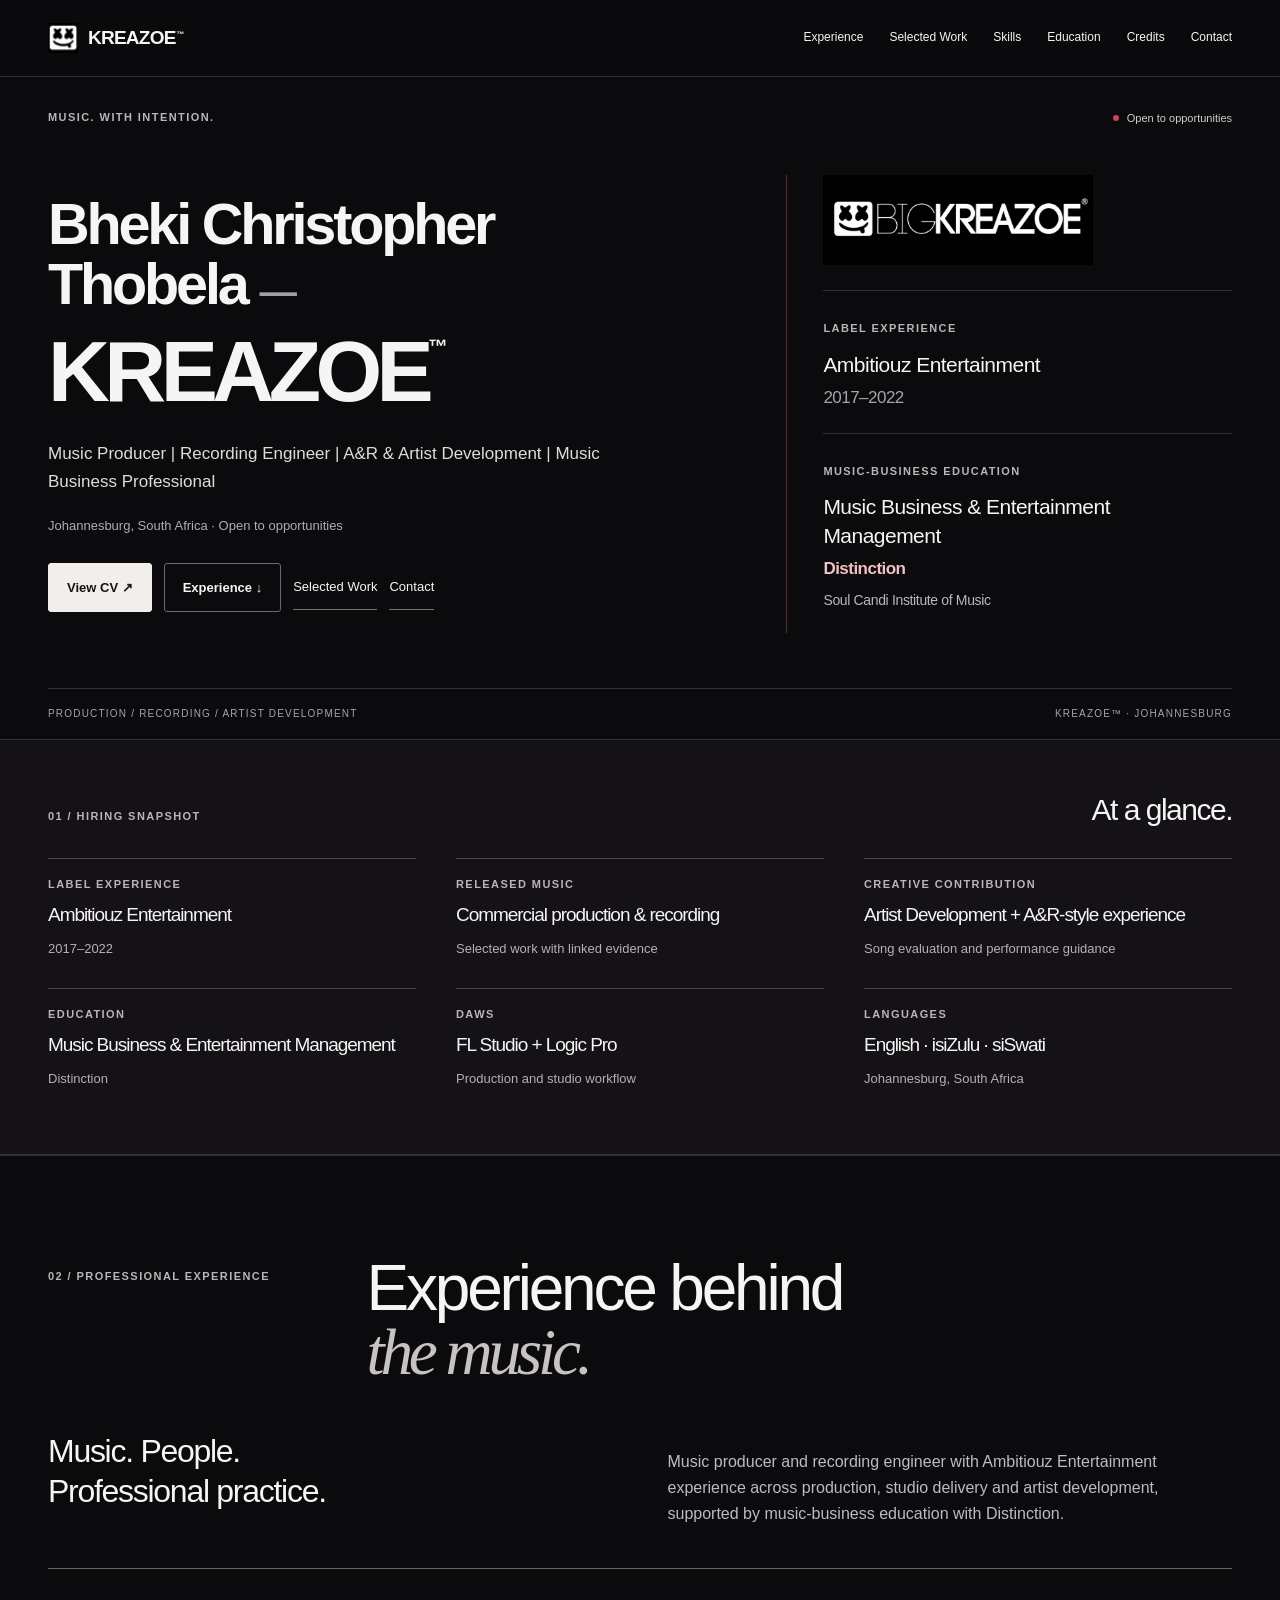
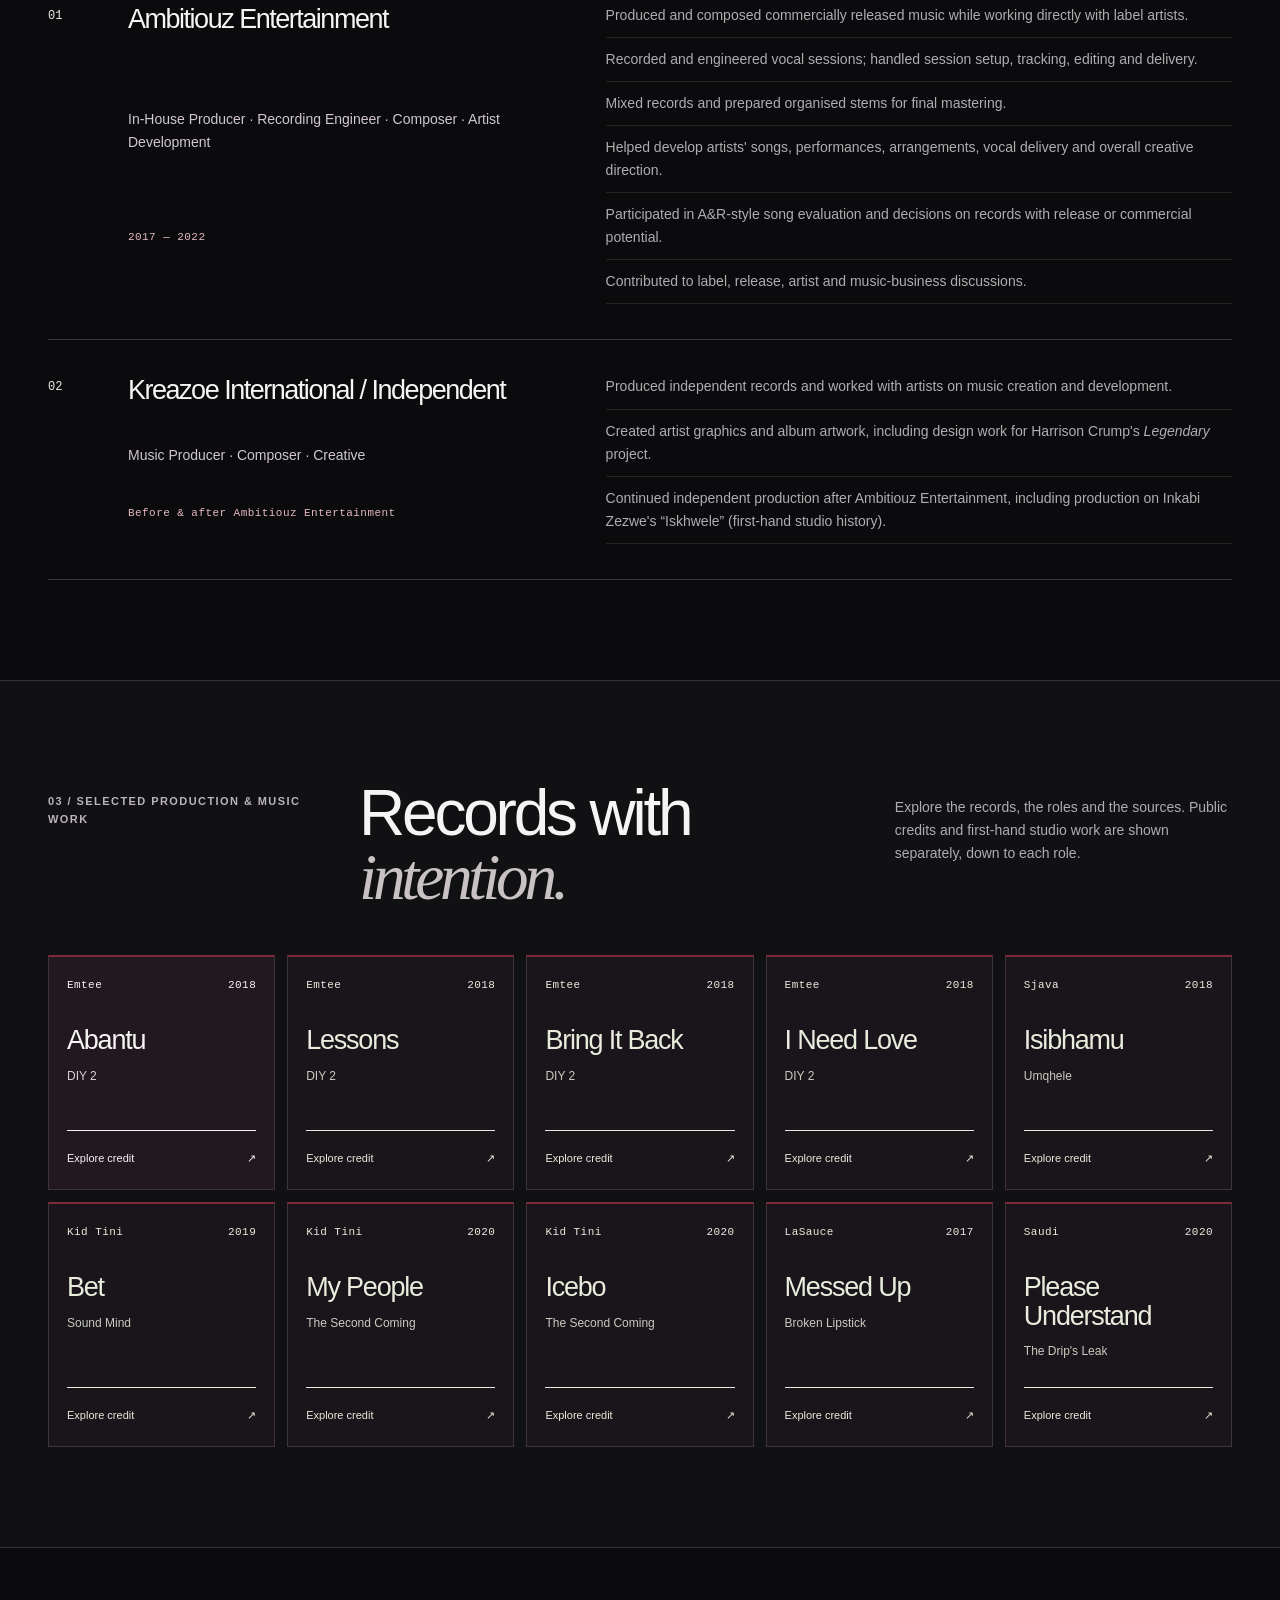
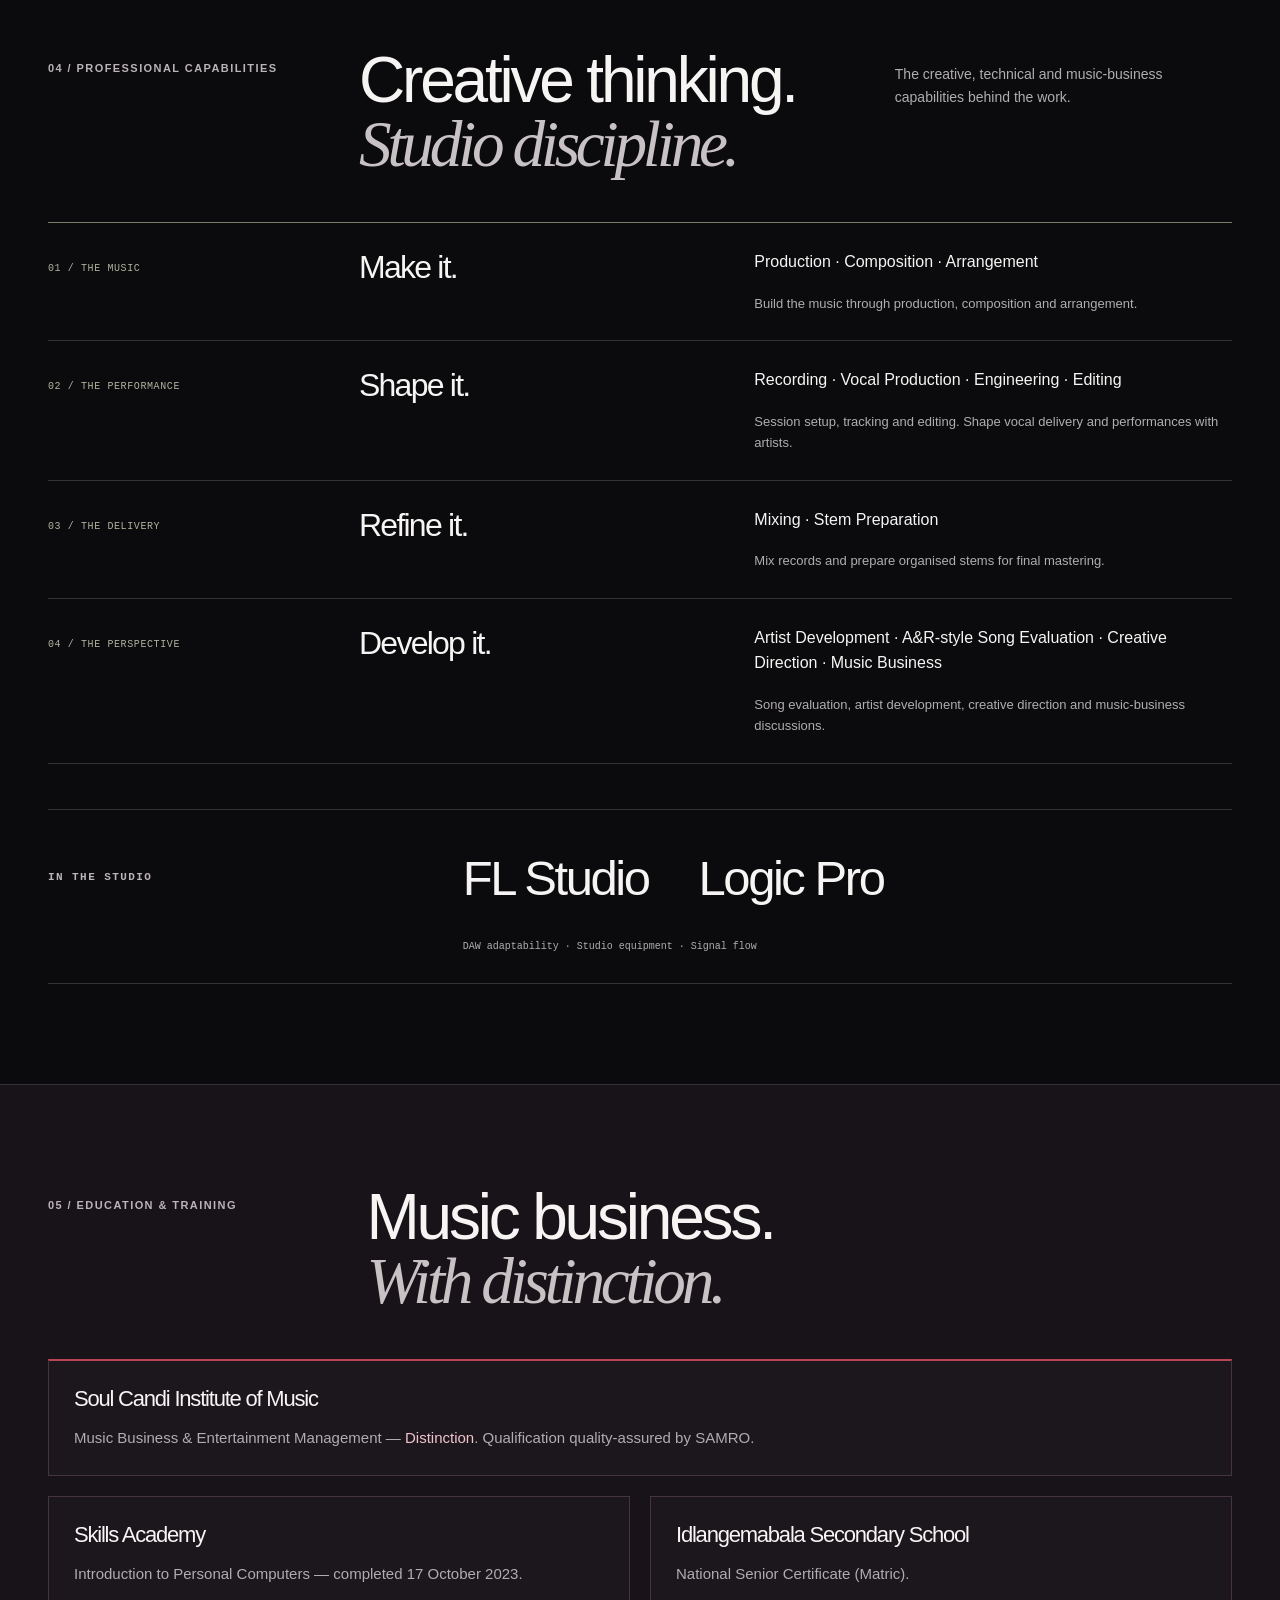
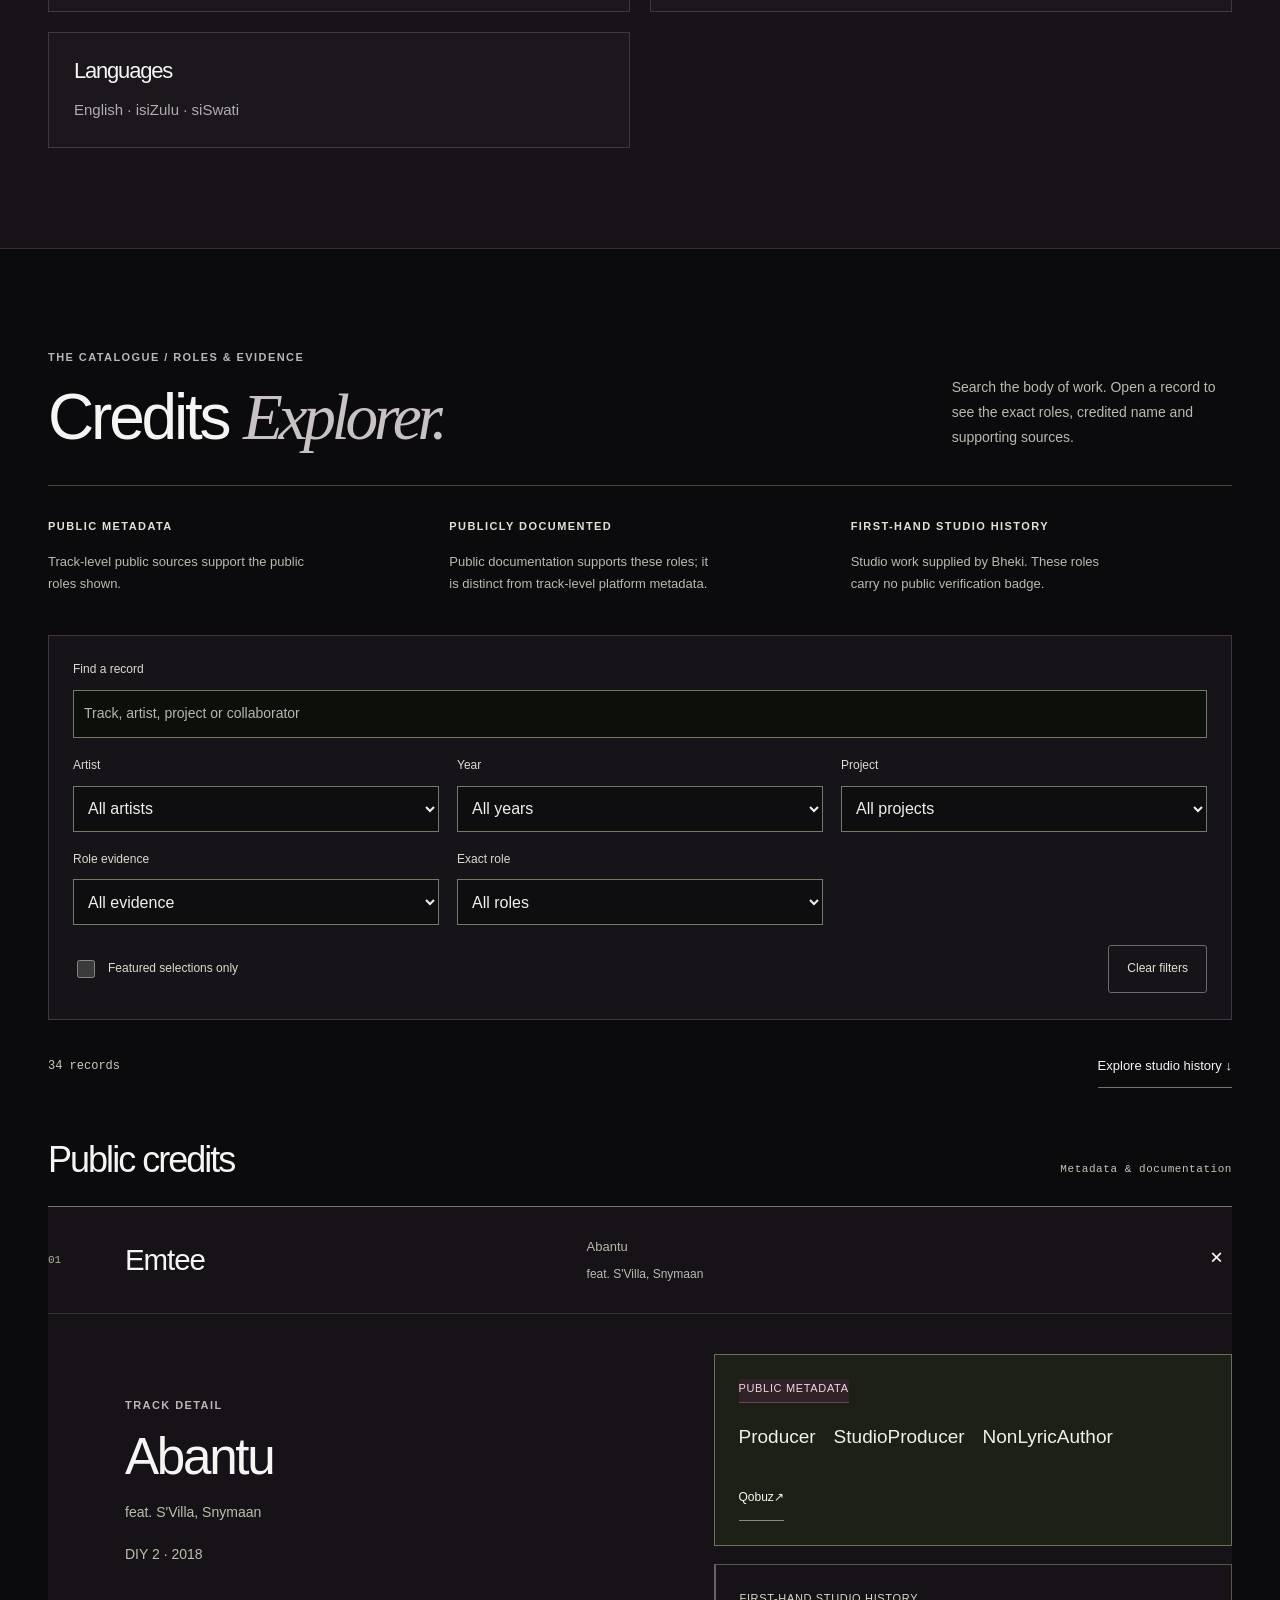
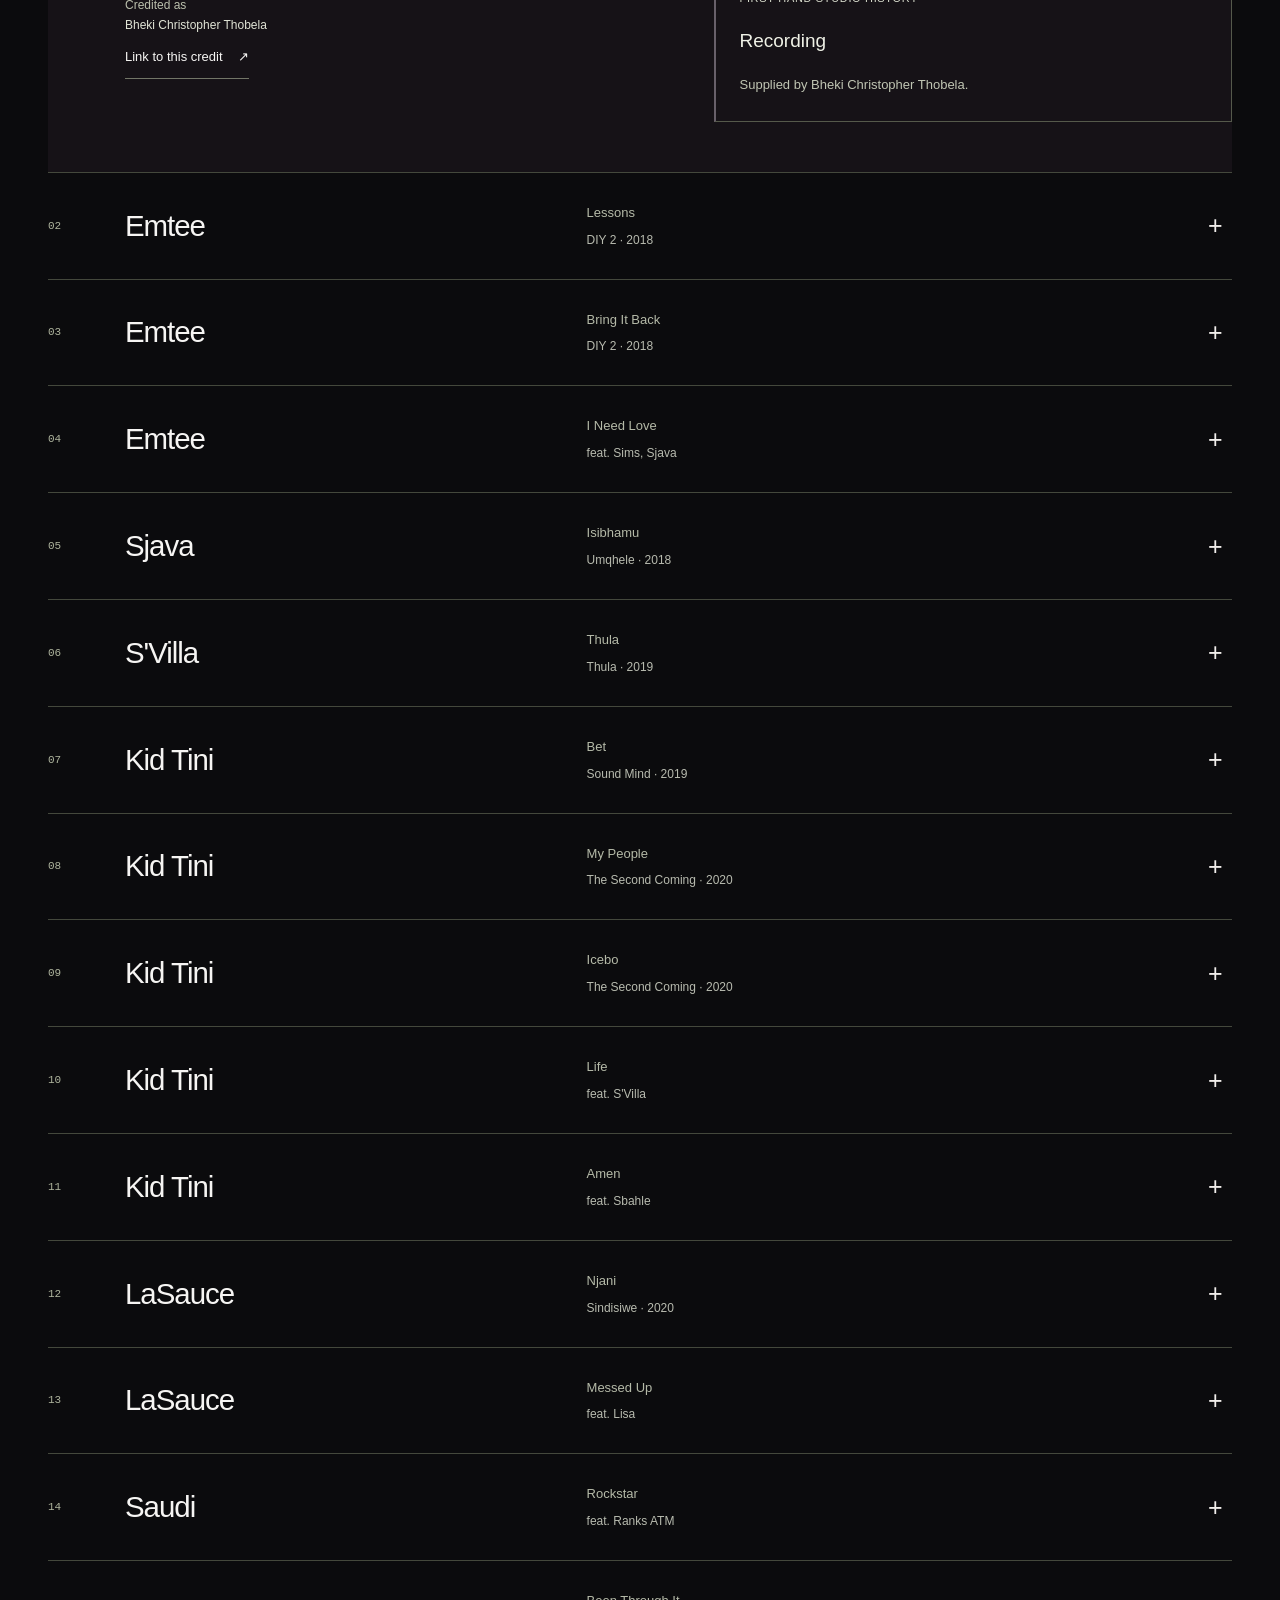
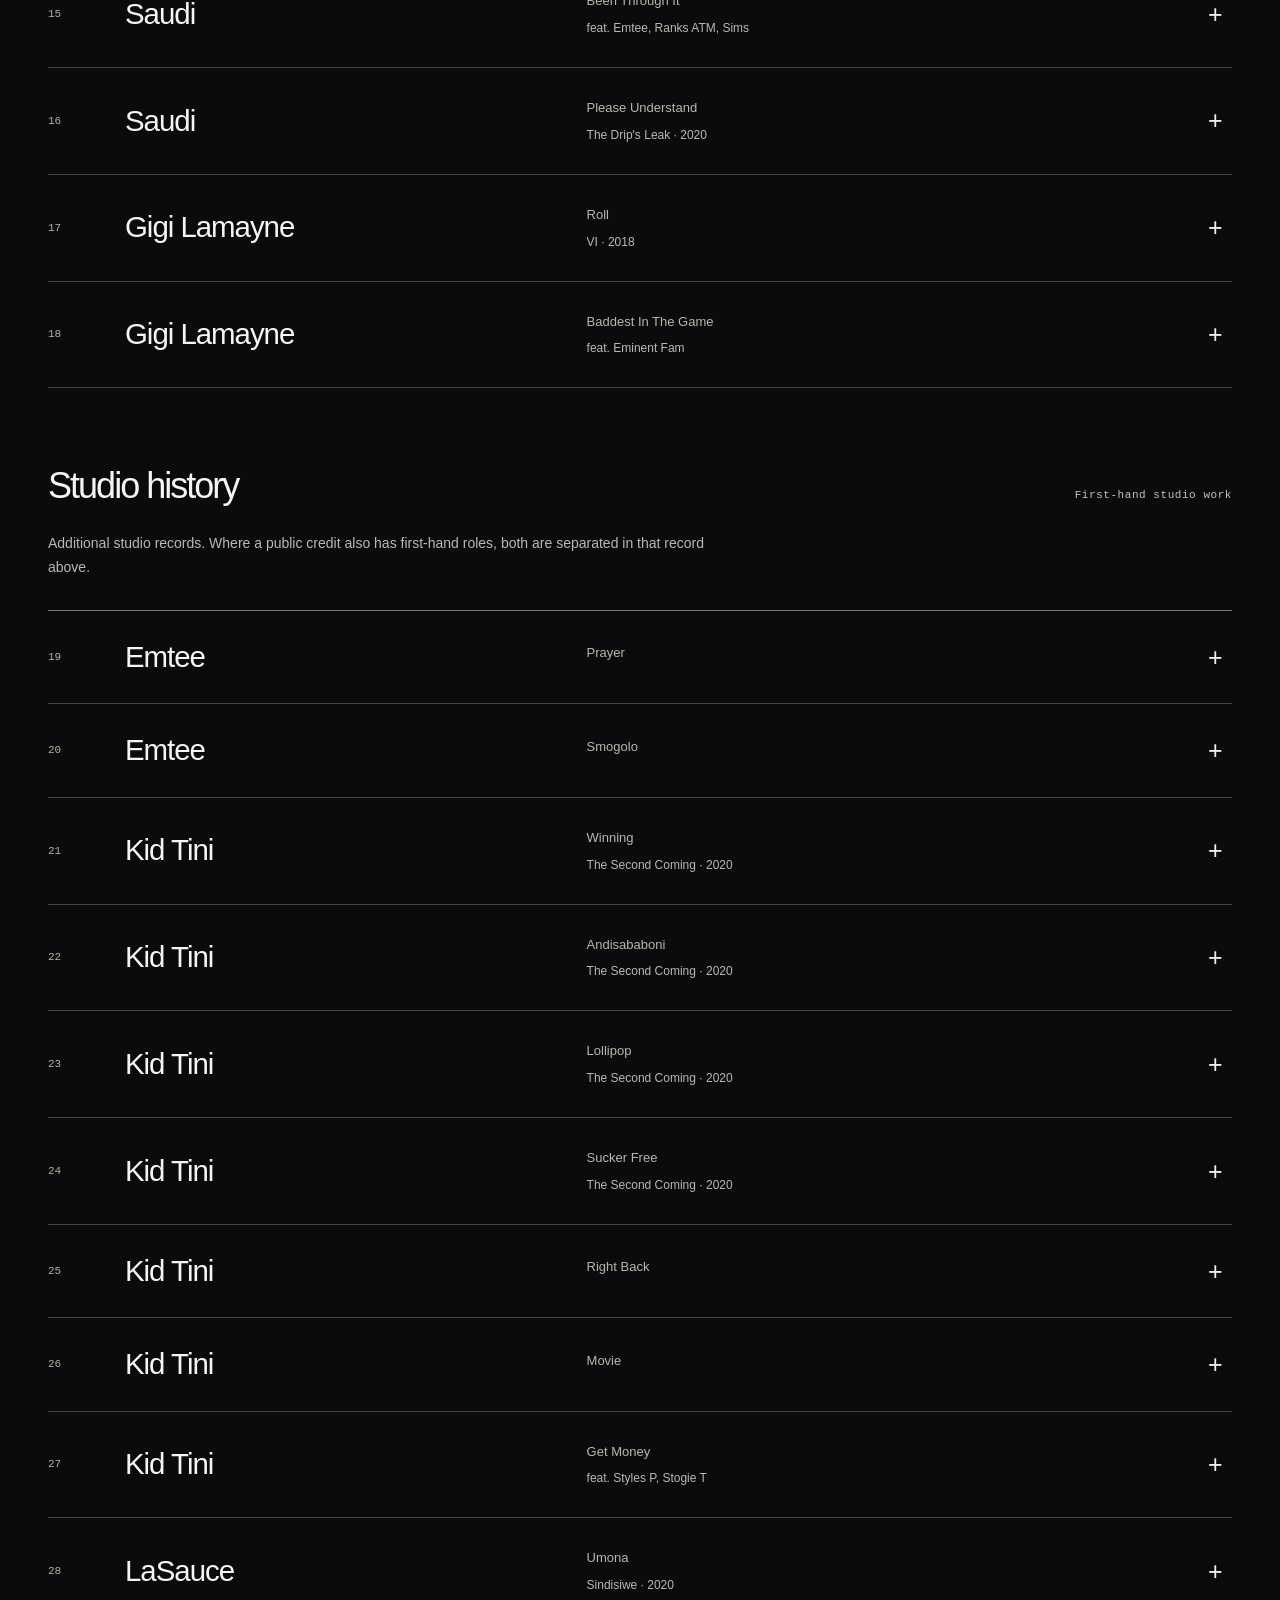
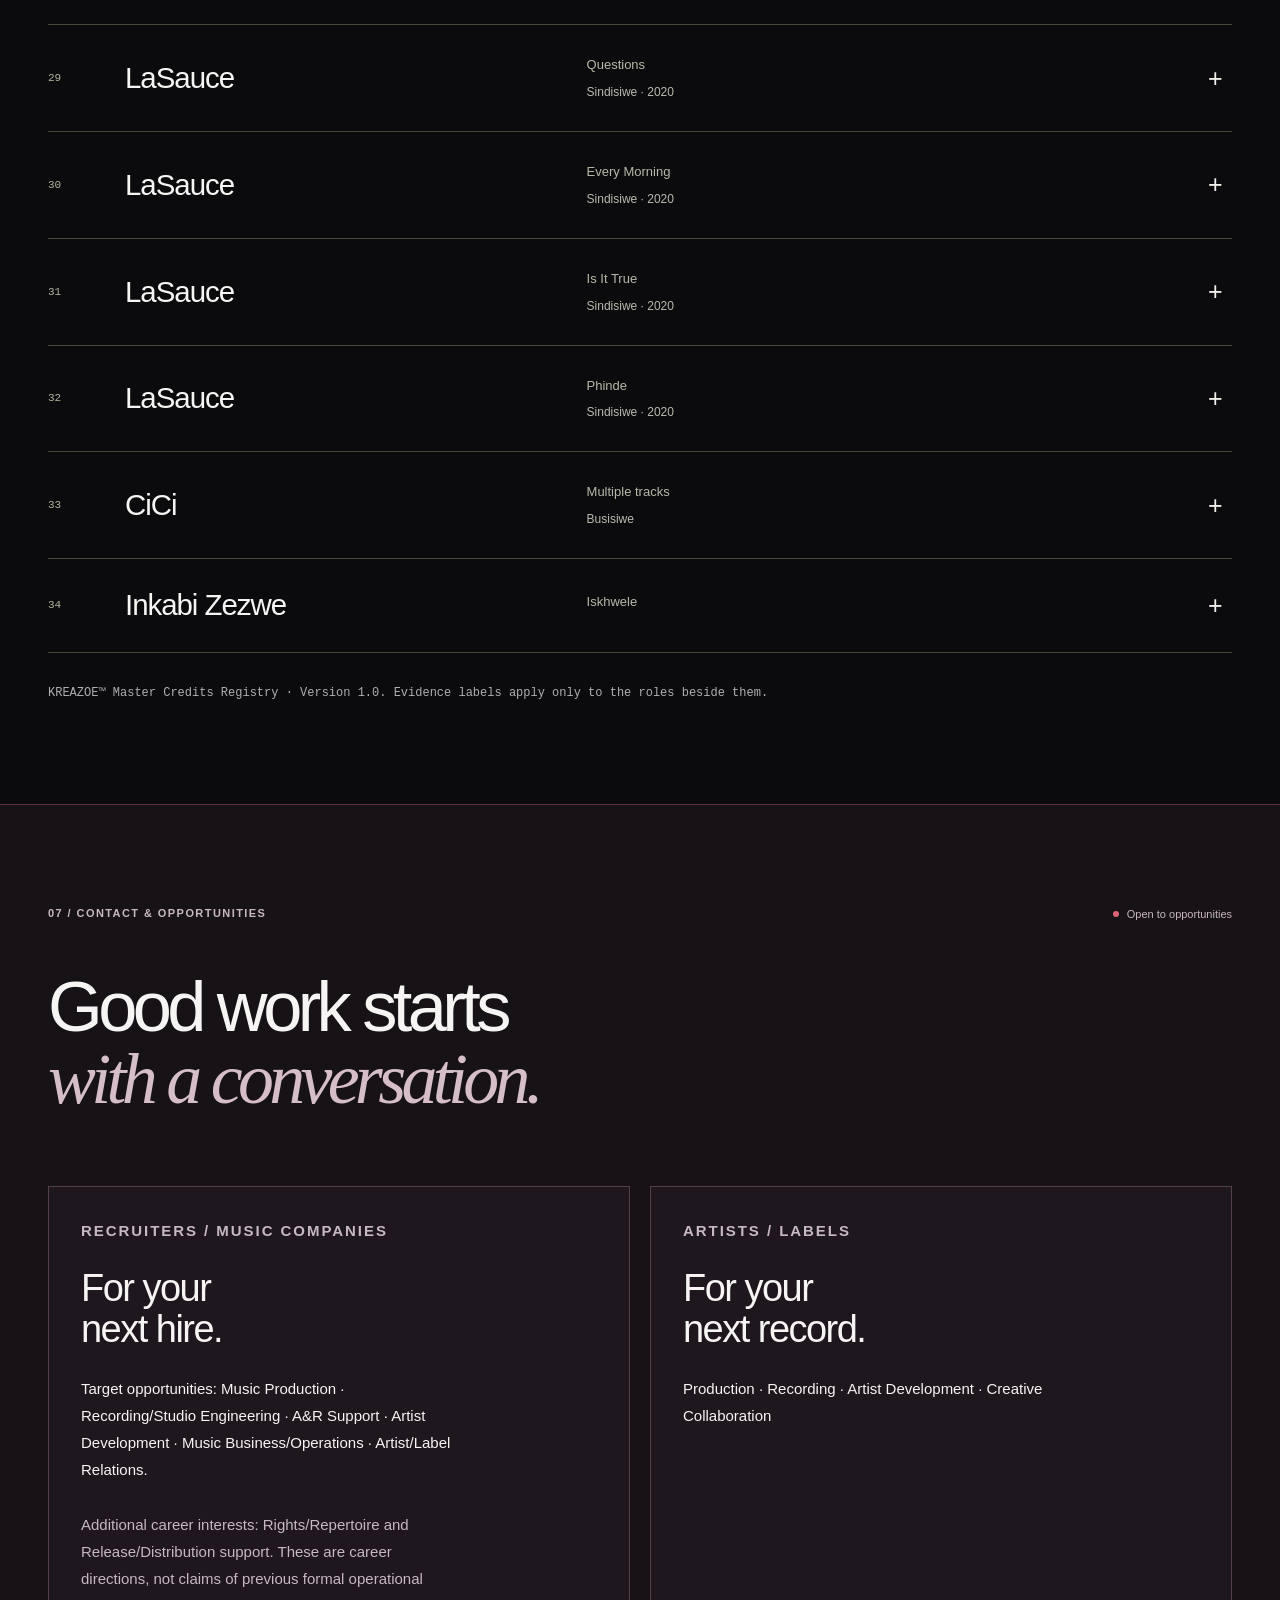
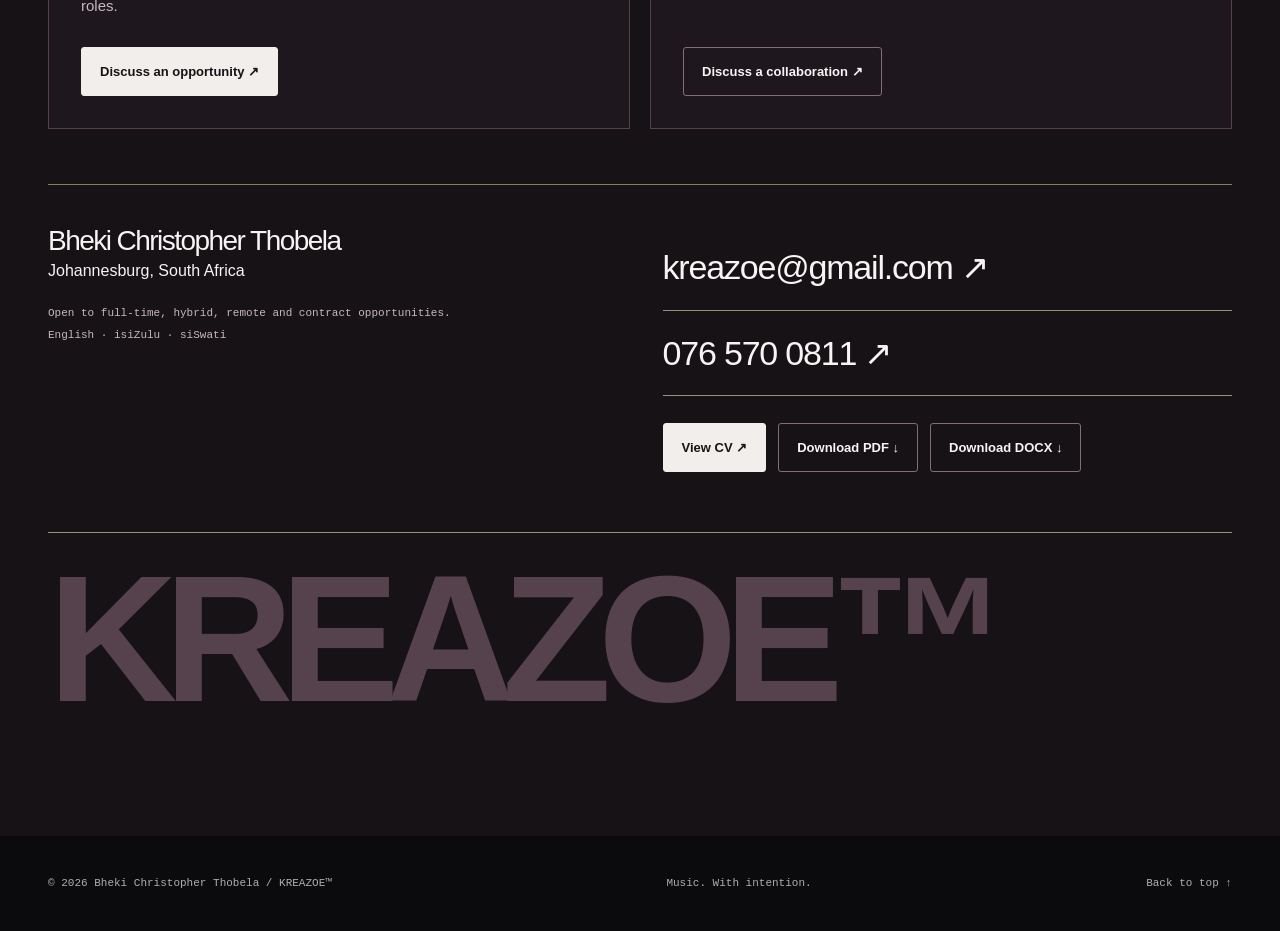
<file: index.html>
<!doctype html>
<html lang="en"><head>
<meta charset="utf-8"><meta name="viewport" content="width=device-width, initial-scale=1">
<title>Bheki Christopher Thobela — KREAZOE™ | Music Producer & Recording Engineer</title>
<meta name="description" content="Bheki Christopher Thobela / KREAZOE™. Music Producer, Recording Engineer, A&R & Artist Development and Music Business Professional. Ambitiouz Entertainment, 2017–2022. Music-business qualification with Distinction. Explore experience, selected credits and CV for employment opportunities.">
<meta name="theme-color" content="#080808"><link rel="canonical" href="https://kreazoe.github.io/Kreazoe/">
<meta property="og:type" content="website"><meta property="og:site_name" content="KREAZOE™ Portfolio">
<meta property="og:title" content="Bheki Christopher Thobela — KREAZOE™ | Music Industry Professional"><meta property="og:description" content="Bheki Christopher Thobela. Music Producer · Recording Engineer · A&R & Artist Development · Music Business Professional.">
<meta property="og:url" content="https://kreazoe.github.io/Kreazoe/"><meta property="og:image" content="https://kreazoe.github.io/Kreazoe/assets/bigkreazoe.jpg"><meta property="og:image:width" content="1536"><meta property="og:image:height" content="512"><meta property="og:image:alt" content="BIGKREAZOE black-and-white logo"><meta property="og:image:type" content="image/jpeg">
<meta name="twitter:card" content="summary_large_image"><meta name="twitter:title" content="KREAZOE™ — Bheki Christopher Thobela"><meta name="twitter:description" content="Music Producer · Recording Engineer · A&R & Artist Development · Music Business Professional."><meta name="twitter:image" content="https://kreazoe.github.io/Kreazoe/assets/bigkreazoe.jpg"><meta name="twitter:image:alt" content="BIGKREAZOE black-and-white logo">
<link rel="icon" href="assets/favicon.svg" type="image/svg+xml"><link rel="stylesheet" href="assets/style.css"><script src="assets/main.js" defer></script><script src="assets/credits.js" defer></script>
<script type="application/ld+json">{"@context": "https://schema.org", "@type": "Person", "name": "Bheki Christopher Thobela", "alternateName": "KREAZOE", "jobTitle": "Music Producer, Recording Engineer, A&R & Artist Development, Music Business Professional", "email": "mailto:kreazoe@gmail.com", "telephone": "+27765700811", "address": {"@type": "PostalAddress", "addressLocality": "Johannesburg", "addressRegion": "Gauteng", "addressCountry": "ZA"}, "url": "https://kreazoe.github.io/Kreazoe/", "image": "https://kreazoe.github.io/Kreazoe/assets/bigkreazoe.jpg"}</script><link rel="stylesheet" href="assets/job-ready.css"></head><body><a class="skip-link" href="#main">Skip to content</a>
<header class="site-header"><div class="nav-inner"><a class="brand" href="#top" aria-label="KREAZOE home"><img src="assets/favicon.svg" width="30" height="30" alt=""><span>KREAZOE<sup>™</sup></span></a><button class="menu-toggle" aria-controls="site-nav" aria-expanded="false" type="button" hidden>Menu <span aria-hidden="true">+</span></button><nav id="site-nav" aria-label="Main navigation"><a href="#story">Experience</a><a href="#work">Selected Work</a><a href="#practice">Skills</a><a href="#education">Education</a><a href="#explorer">Credits</a><a href="#contact">Contact</a></nav></div><div class="reading-line" aria-hidden="true"></div></header>
<main id="main"><section id="top" class="job-hero"><div class="wrap"><div class="hero-kicker"><span class="eyebrow">Music. With intention.</span><span class="availability"><span class="status-dot" aria-hidden="true"></span>Open to opportunities</span></div><div class="job-hero-grid"><div><h1>Bheki Christopher<br>Thobela <span class="identity-dash">—</span><span class="hero-alias">KREAZOE<sup>™</sup></span></h1><p class="professional-headline">Music Producer | Recording Engineer | A&amp;R &amp; Artist Development | Music Business Professional</p><p class="hero-location">Johannesburg, South Africa · Open to opportunities</p><div class="actions"><a class="button primary" href="Bheki_Christopher_Thobela_CV.pdf">View CV ↗</a><a class="button" href="#story">Experience ↓</a><a class="text-link" href="#work">Selected Work</a><a class="text-link" href="#contact">Contact</a></div></div><aside class="hero-proof" aria-label="Professional background"><img src="assets/bigkreazoe.jpg" width="1536" height="512" alt="BIGKREAZOE" fetchpriority="high"><div><span class="eyebrow">Label experience</span><p>Ambitiouz Entertainment<span>2017–2022</span></p></div><div><span class="eyebrow">Music-business education</span><p>Music Business &amp; Entertainment Management <strong>Distinction</strong></p><p class="school">Soul Candi Institute of Music</p></div></aside></div><div class="hero-baseline"><span>Production / Recording / Artist Development</span><span>KREAZOE™ · Johannesburg</span></div></div></section>
<section id="snapshot" class="snapshot section"><div class="wrap"><div class="snapshot-title"><p class="eyebrow">01 / Hiring snapshot</p><h2>At a glance.</h2></div><div class="snapshot-grid"><article><p class="eyebrow">Label experience</p><h3>Ambitiouz Entertainment</h3><p>2017–2022</p></article><article><p class="eyebrow">Released music</p><h3>Commercial production & recording</h3><p>Selected work with linked evidence</p></article><article><p class="eyebrow">Creative contribution</p><h3>Artist Development + A&R-style experience</h3><p>Song evaluation and performance guidance</p></article><article><p class="eyebrow">Education</p><h3>Music Business & Entertainment Management</h3><p>Distinction</p></article><article><p class="eyebrow">DAWs</p><h3>FL Studio + Logic Pro</h3><p>Production and studio workflow</p></article><article><p class="eyebrow">Languages</p><h3>English · isiZulu · siSwati</h3><p>Johannesburg, South Africa</p></article></div></div></section><section id="story" class="section story-section"><div class="wrap"><div class="section-heading"><p class="eyebrow">02 / Professional experience</p><h2>Experience behind<br><em>the music.</em></h2></div><div class="story-intro"><p class="big-statement">Music. People.<br>Professional practice.</p><p>Music producer and recording engineer with Ambitiouz Entertainment experience across production, studio delivery and artist development, supported by music-business education with Distinction.</p></div><div class="career"><article class="experience-item">
<h3 class="role">Ambitiouz Entertainment</h3><div class="sub">In-House Producer · Recording Engineer · Composer · Artist Development</div><div class="date">2017 — 2022</div>
<ul class="clean">
<li>Produced and composed commercially released music while working directly with label artists.</li>
<li>Recorded and engineered vocal sessions; handled session setup, tracking, editing and delivery.</li>
<li>Mixed records and prepared organised stems for final mastering.</li>
<li>Helped develop artists' songs, performances, arrangements, vocal delivery and overall creative direction.</li>
<li>Participated in A&amp;R-style song evaluation and decisions on records with release or commercial potential.</li>
<li>Contributed to label, release, artist and music-business discussions.</li>
</ul>
</article><article class="experience-item"><h3 class="role">Kreazoe International / Independent</h3><div class="sub">Music Producer · Composer · Creative</div><div class="date">Before &amp; after Ambitiouz Entertainment</div><ul class="clean"><li>Produced independent records and worked with artists on music creation and development.</li><li>Created artist graphics and album artwork, including design work for Harrison Crump's <em>Legendary</em> project.</li><li>Continued independent production after Ambitiouz Entertainment, including production on Inkabi Zezwe's “Iskhwele” (first-hand studio history).</li></ul></article></div></div></section><!-- SELECTED:START --><section id="work" class="section work-section"><div class="wrap"><div class="section-heading"><p class="eyebrow">03 / Selected production &amp; music work</p><h2>Records with<br><em>intention.</em></h2><p class="section-note">Explore the records, the roles and the sources. Public credits and first-hand studio work are shown separately, down to each role.</p></div>
<div class="selected-productions" aria-label="Selected productions"><a class="selection-card" data-feature-ref="credit-001" href="#credit-001"><span class="selection-meta">Emtee <span>2018</span></span><h3>Abantu</h3><p>DIY 2</p><span class="selection-link">Explore credit <span aria-hidden="true">↗</span></span></a><a class="selection-card" data-feature-ref="credit-002" href="#credit-002"><span class="selection-meta">Emtee <span>2018</span></span><h3>Lessons</h3><p>DIY 2</p><span class="selection-link">Explore credit <span aria-hidden="true">↗</span></span></a><a class="selection-card" data-feature-ref="credit-003" href="#credit-003"><span class="selection-meta">Emtee <span>2018</span></span><h3>Bring It Back</h3><p>DIY 2</p><span class="selection-link">Explore credit <span aria-hidden="true">↗</span></span></a><a class="selection-card" data-feature-ref="credit-004" href="#credit-004"><span class="selection-meta">Emtee <span>2018</span></span><h3>I Need Love</h3><p>DIY 2</p><span class="selection-link">Explore credit <span aria-hidden="true">↗</span></span></a><a class="selection-card" data-feature-ref="credit-005" href="#credit-005"><span class="selection-meta">Sjava <span>2018</span></span><h3>Isibhamu</h3><p>Umqhele</p><span class="selection-link">Explore credit <span aria-hidden="true">↗</span></span></a><a class="selection-card" data-feature-ref="credit-007" href="#credit-007"><span class="selection-meta">Kid Tini <span>2019</span></span><h3>Bet</h3><p>Sound Mind</p><span class="selection-link">Explore credit <span aria-hidden="true">↗</span></span></a><a class="selection-card" data-feature-ref="credit-008" href="#credit-008"><span class="selection-meta">Kid Tini <span>2020</span></span><h3>My People</h3><p>The Second Coming</p><span class="selection-link">Explore credit <span aria-hidden="true">↗</span></span></a><a class="selection-card" data-feature-ref="credit-009" href="#credit-009"><span class="selection-meta">Kid Tini <span>2020</span></span><h3>Icebo</h3><p>The Second Coming</p><span class="selection-link">Explore credit <span aria-hidden="true">↗</span></span></a><a class="selection-card" data-feature-ref="credit-013" href="#credit-013"><span class="selection-meta">LaSauce <span>2017</span></span><h3>Messed Up</h3><p>Broken Lipstick</p><span class="selection-link">Explore credit <span aria-hidden="true">↗</span></span></a><a class="selection-card" data-feature-ref="credit-016" href="#credit-016"><span class="selection-meta">Saudi <span>2020</span></span><h3>Please Understand</h3><p>The Drip&#x27;s Leak</p><span class="selection-link">Explore credit <span aria-hidden="true">↗</span></span></a></div></div></section><!-- SELECTED:END --><section id="practice" class="section practice-section"><div class="wrap"><div class="section-heading"><p class="eyebrow">04 / Professional capabilities</p><h2>Creative thinking.<br><em>Studio discipline.</em></h2><p class="section-note">The creative, technical and music-business capabilities behind the work.</p></div><div class="practice-list"><article><span class="practice-index">01 / The music</span><h3>Make it.</h3><div><p class="skill-line">Production · Composition · Arrangement</p><p>Build the music through production, composition and arrangement.</p></div></article><article><span class="practice-index">02 / The performance</span><h3>Shape it.</h3><div><p class="skill-line">Recording · Vocal Production · Engineering · Editing</p><p>Session setup, tracking and editing. Shape vocal delivery and performances with artists.</p></div></article><article><span class="practice-index">03 / The delivery</span><h3>Refine it.</h3><div><p class="skill-line">Mixing · Stem Preparation</p><p>Mix records and prepare organised stems for final mastering.</p></div></article><article><span class="practice-index">04 / The perspective</span><h3>Develop it.</h3><div><p class="skill-line">Artist Development · A&amp;R-style Song Evaluation · Creative Direction · Music Business</p><p>Song evaluation, artist development, creative direction and music-business discussions.</p></div></article></div><div class="tools"><p class="eyebrow">In the studio</p><div class="tool-names"><span>FL Studio</span><span>Logic Pro</span></div><p>DAW adaptability · Studio equipment · Signal flow</p></div></div></section><section id="education" class="section education-section"><div class="wrap"><div class="section-heading"><p class="eyebrow">05 / Education &amp; training</p><h2>Music business.<br><em>With distinction.</em></h2></div><div class="education-grid"><article class="education-item"><h3>Soul Candi Institute of Music</h3><p>Music Business &amp; Entertainment Management — <strong>Distinction</strong>. Qualification quality-assured by SAMRO.</p></article><article class="education-item"><h3>Skills Academy</h3><p>Introduction to Personal Computers — completed 17 October 2023.</p></article><article class="education-item"><h3>Idlangemabala Secondary School</h3><p>National Senior Certificate (Matric).</p></article><article class="education-item"><h3>Languages</h3><p>English · isiZulu · siSwati</p></article></div></div></section><!-- EXPLORER:START --><section id="explorer" class="section explorer-section"><div class="wrap"><div class="explorer-heading"><div><p class="eyebrow">The catalogue / Roles &amp; evidence</p><h2>Credits <em>Explorer.</em></h2></div><p>Search the body of work. Open a record to see the exact roles, credited name and supporting sources.</p></div><div class="evidence-guide"><div><span class="eyebrow">Public metadata</span><p>Track-level public sources support the public roles shown.</p></div><div><span class="eyebrow">Publicly documented</span><p>Public documentation supports these roles; it is distinct from track-level platform metadata.</p></div><div><span class="eyebrow">First-hand studio history</span><p>Studio work supplied by Bheki. These roles carry no public verification badge.</p></div></div>
<form id="credit-filters" class="credit-filters" role="search" aria-label="Explore music credits" hidden>
<div class="search-field"><label for="credit-search">Find a record</label><input id="credit-search" type="search" placeholder="Track, artist, project or collaborator" autocomplete="off"></div>
<div><label for="credit-artist">Artist</label><select id="credit-artist"><option value="">All artists</option><option>CiCi</option><option>Emtee</option><option>Gigi Lamayne</option><option>Inkabi Zezwe</option><option>Kid Tini</option><option>LaSauce</option><option>S&#x27;Villa</option><option>Saudi</option><option>Sjava</option></select></div>
<div><label for="credit-year">Year</label><select id="credit-year"><option value="">All years</option><option>2020</option><option>2019</option><option>2018</option><option>2017</option><option value="__unspecified">Not specified</option></select></div>
<div><label for="credit-project">Project</label><select id="credit-project"><option value="">All projects</option><option>Broken Lipstick</option><option>Busisiwe</option><option>DIY 2</option><option>Sindisiwe</option><option>Sound Mind</option><option>The Drip&#x27;s Leak</option><option>The Second Coming</option><option>Thula</option><option>Umqhele</option><option>VI</option><option value="__unspecified">Not specified</option></select></div>
<div><label for="credit-evidence">Role evidence</label><select id="credit-evidence"><option value="">All evidence</option><option value="A">Public metadata</option><option value="B">Publicly documented</option><option value="C">First-hand studio history</option></select></div>
<div><label for="credit-role">Exact role</label><select id="credit-role"><option value="">All roles</option><option>Composer</option><option>NonLyricAuthor</option><option>Producer</option><option>Recording</option><option>StudioProducer</option></select></div>
<div class="filter-footer"><label class="featured-filter"><input id="credit-featured" type="checkbox"> Featured selections only</label><button type="reset" class="button">Clear filters</button></div></form>
<div class="registry-toolbar"><p id="credit-result" role="status" aria-live="polite" aria-atomic="true">34 records</p><a class="text-link" href="#discography">Explore studio history ↓</a></div>
<div class="credit-collection" id="public-collection"><h3 class="collection-title">Public credits <span>Metadata &amp; documentation</span></h3><div class="productions"><details id="credit-001" class="production registry-credit" data-artist="Emtee" data-year="2018" data-project="DIY 2" data-tier="A" data-public="[&quot;Producer&quot;, &quot;StudioProducer&quot;, &quot;NonLyricAuthor&quot;]" data-first-hand="[&quot;Recording&quot;]" data-featured="true" data-search="Emtee Abantu feat. S&#x27;Villa, Snymaan DIY 2 · 2018 Bheki Christopher Thobela" open>
<summary><span class="work-no">01</span><span class="work-artist">Emtee</span><span class="work-title">Abantu<small>feat. S&#x27;Villa, Snymaan</small></span><span class="expand" aria-hidden="true">+</span></summary>
<div class="production-body"><div class="release-identity"><p class="eyebrow">Track detail</p><h3>Abantu</h3><p>feat. S&#x27;Villa, Snymaan</p><p>DIY 2 · 2018</p><p class="credited-as">Credited as<br><span>Bheki Christopher Thobela</span></p><a class="text-link credit-permalink" href="#credit-001">Link to this credit <span aria-hidden="true">↗</span></a></div><div class="credit-role-groups"><div class="role-block public-role-block"><h4><span class="evidence-label">Public metadata</span></h4><ul class="credit-roles"><li>Producer</li><li>StudioProducer</li><li>NonLyricAuthor</li></ul><div class="evidence-links"><a class="verify" href="https://www.qobuz.com/us-en/album/diy-2-emtee/eudild19oo8ja" target="_blank" rel="noopener">Qobuz <span aria-hidden="true">↗</span><span class="sr-only"> — evidence for Emtee: Abantu (opens in new tab)</span></a></div></div><div class="role-block first-hand-role-block"><h4>First-hand studio history</h4><ul class="credit-roles"><li>Recording</li></ul><p class="source-context">Supplied by Bheki Christopher Thobela.</p></div></div></div></details><details id="credit-002" class="production registry-credit" data-artist="Emtee" data-year="2018" data-project="DIY 2" data-tier="A" data-public="[&quot;Producer&quot;, &quot;StudioProducer&quot;, &quot;NonLyricAuthor&quot;]" data-first-hand="[&quot;Recording&quot;]" data-featured="true" data-search="Emtee Lessons  DIY 2 · 2018 Bheki Christopher Thobela" >
<summary><span class="work-no">02</span><span class="work-artist">Emtee</span><span class="work-title">Lessons<small>DIY 2 · 2018</small></span><span class="expand" aria-hidden="true">+</span></summary>
<div class="production-body"><div class="release-identity"><p class="eyebrow">Track detail</p><h3>Lessons</h3><p>DIY 2 · 2018</p><p class="credited-as">Credited as<br><span>Bheki Christopher Thobela</span></p><a class="text-link credit-permalink" href="#credit-002">Link to this credit <span aria-hidden="true">↗</span></a></div><div class="credit-role-groups"><div class="role-block public-role-block"><h4><span class="evidence-label">Public metadata</span></h4><ul class="credit-roles"><li>Producer</li><li>StudioProducer</li><li>NonLyricAuthor</li></ul><div class="evidence-links"><a class="verify" href="https://www.qobuz.com/us-en/album/diy-2-emtee/eudild19oo8ja" target="_blank" rel="noopener">Qobuz <span aria-hidden="true">↗</span><span class="sr-only"> — evidence for Emtee: Lessons (opens in new tab)</span></a></div></div><div class="role-block first-hand-role-block"><h4>First-hand studio history</h4><ul class="credit-roles"><li>Recording</li></ul><p class="source-context">Supplied by Bheki Christopher Thobela.</p></div></div></div></details><details id="credit-003" class="production registry-credit" data-artist="Emtee" data-year="2018" data-project="DIY 2" data-tier="A" data-public="[&quot;Producer&quot;, &quot;StudioProducer&quot;, &quot;NonLyricAuthor&quot;]" data-first-hand="[&quot;Recording&quot;]" data-featured="true" data-search="Emtee Bring It Back  DIY 2 · 2018 Bheki Christopher Thobela" >
<summary><span class="work-no">03</span><span class="work-artist">Emtee</span><span class="work-title">Bring It Back<small>DIY 2 · 2018</small></span><span class="expand" aria-hidden="true">+</span></summary>
<div class="production-body"><div class="release-identity"><p class="eyebrow">Track detail</p><h3>Bring It Back</h3><p>DIY 2 · 2018</p><p class="credited-as">Credited as<br><span>Bheki Christopher Thobela</span></p><a class="text-link credit-permalink" href="#credit-003">Link to this credit <span aria-hidden="true">↗</span></a></div><div class="credit-role-groups"><div class="role-block public-role-block"><h4><span class="evidence-label">Public metadata</span></h4><ul class="credit-roles"><li>Producer</li><li>StudioProducer</li><li>NonLyricAuthor</li></ul><div class="evidence-links"><a class="verify" href="https://www.qobuz.com/us-en/album/diy-2-emtee/eudild19oo8ja" target="_blank" rel="noopener">Qobuz <span aria-hidden="true">↗</span><span class="sr-only"> — evidence for Emtee: Bring It Back (opens in new tab)</span></a></div></div><div class="role-block first-hand-role-block"><h4>First-hand studio history</h4><ul class="credit-roles"><li>Recording</li></ul><p class="source-context">Supplied by Bheki Christopher Thobela.</p></div></div></div></details><details id="credit-004" class="production registry-credit" data-artist="Emtee" data-year="2018" data-project="DIY 2" data-tier="A" data-public="[&quot;Producer&quot;, &quot;StudioProducer&quot;, &quot;NonLyricAuthor&quot;]" data-first-hand="[&quot;Recording&quot;]" data-featured="true" data-search="Emtee I Need Love feat. Sims, Sjava DIY 2 · 2018 Bheki Christopher Thobela" >
<summary><span class="work-no">04</span><span class="work-artist">Emtee</span><span class="work-title">I Need Love<small>feat. Sims, Sjava</small></span><span class="expand" aria-hidden="true">+</span></summary>
<div class="production-body"><div class="release-identity"><p class="eyebrow">Track detail</p><h3>I Need Love</h3><p>feat. Sims, Sjava</p><p>DIY 2 · 2018</p><p class="credited-as">Credited as<br><span>Bheki Christopher Thobela</span></p><a class="text-link credit-permalink" href="#credit-004">Link to this credit <span aria-hidden="true">↗</span></a></div><div class="credit-role-groups"><div class="role-block public-role-block"><h4><span class="evidence-label">Public metadata</span></h4><ul class="credit-roles"><li>Producer</li><li>StudioProducer</li><li>NonLyricAuthor</li></ul><div class="evidence-links"><a class="verify" href="https://www.qobuz.com/us-en/album/diy-2-emtee/eudild19oo8ja" target="_blank" rel="noopener">Qobuz <span aria-hidden="true">↗</span><span class="sr-only"> — evidence for Emtee: I Need Love (opens in new tab)</span></a></div></div><div class="role-block first-hand-role-block"><h4>First-hand studio history</h4><ul class="credit-roles"><li>Recording</li></ul><p class="source-context">Supplied by Bheki Christopher Thobela.</p></div></div></div></details><details id="credit-005" class="production registry-credit" data-artist="Sjava" data-year="2018" data-project="Umqhele" data-tier="A" data-public="[&quot;Producer&quot;]" data-first-hand="[&quot;Recording&quot;]" data-featured="true" data-search="Sjava Isibhamu  Umqhele · 2018 Bheki Christopher Thobela Mfanafuthi Ruff Nkosi" >
<summary><span class="work-no">05</span><span class="work-artist">Sjava</span><span class="work-title">Isibhamu<small>Umqhele · 2018</small></span><span class="expand" aria-hidden="true">+</span></summary>
<div class="production-body"><div class="release-identity"><p class="eyebrow">Track detail</p><h3>Isibhamu</h3><p>Umqhele · 2018</p><p class="credited-as">Credited as<br><span>Bheki Christopher Thobela</span></p><a class="text-link credit-permalink" href="#credit-005">Link to this credit <span aria-hidden="true">↗</span></a></div><div class="credit-role-groups"><div class="role-block public-role-block"><h4><span class="evidence-label">Public metadata</span></h4><ul class="credit-roles"><li>Producer</li></ul><p class="source-context">Co-production with Mfanafuthi Ruff Nkosi.</p><div class="evidence-links"><a class="verify" href="https://www.shazam.com/song/1629479298/isibhamu" target="_blank" rel="noopener">Shazam <span aria-hidden="true">↗</span><span class="sr-only"> — evidence for Sjava: Isibhamu (opens in new tab)</span></a><a class="verify" href="https://audiomack.com/sjava/song/isibhamu" target="_blank" rel="noopener">Audiomack <span aria-hidden="true">↗</span><span class="sr-only"> — evidence for Sjava: Isibhamu (opens in new tab)</span></a></div></div><div class="role-block first-hand-role-block"><h4>First-hand studio history</h4><ul class="credit-roles"><li>Recording</li></ul><p class="source-context">Supplied by Bheki Christopher Thobela.</p></div></div></div></details><details id="credit-006" class="production registry-credit" data-artist="S&#x27;Villa" data-year="2019" data-project="Thula" data-tier="A" data-public="[&quot;Producer&quot;]" data-first-hand="[]" data-featured="false" data-search="S&#x27;Villa Thula  Thula · 2019 Bheki Christopher Thobela" >
<summary><span class="work-no">06</span><span class="work-artist">S&#x27;Villa</span><span class="work-title">Thula<small>Thula · 2019</small></span><span class="expand" aria-hidden="true">+</span></summary>
<div class="production-body"><div class="release-identity"><p class="eyebrow">Track detail</p><h3>Thula</h3><p>Thula · 2019</p><p class="credited-as">Credited as<br><span>Bheki Christopher Thobela</span></p><a class="text-link credit-permalink" href="#credit-006">Link to this credit <span aria-hidden="true">↗</span></a></div><div class="credit-role-groups"><div class="role-block public-role-block"><h4><span class="evidence-label">Public metadata</span></h4><ul class="credit-roles"><li>Producer</li></ul><div class="evidence-links"><a class="verify" href="https://www.shazam.com/song/1578979063/thula/music-video" target="_blank" rel="noopener">Shazam <span aria-hidden="true">↗</span><span class="sr-only"> — evidence for S&#x27;Villa: Thula (opens in new tab)</span></a></div></div></div></div></details><details id="credit-007" class="production registry-credit" data-artist="Kid Tini" data-year="2019" data-project="Sound Mind" data-tier="A" data-public="[&quot;Producer&quot;]" data-first-hand="[]" data-featured="true" data-search="Kid Tini Bet  Sound Mind · 2019 Bheki Christopher Thobela" >
<summary><span class="work-no">07</span><span class="work-artist">Kid Tini</span><span class="work-title">Bet<small>Sound Mind · 2019</small></span><span class="expand" aria-hidden="true">+</span></summary>
<div class="production-body"><div class="release-identity"><p class="eyebrow">Track detail</p><h3>Bet</h3><p>Sound Mind · 2019</p><p class="credited-as">Credited as<br><span>Bheki Christopher Thobela</span></p><a class="text-link credit-permalink" href="#credit-007">Link to this credit <span aria-hidden="true">↗</span></a></div><div class="credit-role-groups"><div class="role-block public-role-block"><h4><span class="evidence-label">Public metadata</span></h4><ul class="credit-roles"><li>Producer</li></ul><div class="evidence-links"><a class="verify" href="https://www.shazam.com/song/1579880656/bet" target="_blank" rel="noopener">Shazam <span aria-hidden="true">↗</span><span class="sr-only"> — evidence for Kid Tini: Bet (opens in new tab)</span></a><a class="verify" href="https://audiomack.com/kid-tini-1/album/sound-mind-ep" target="_blank" rel="noopener">Audiomack — project context <span aria-hidden="true">↗</span><span class="sr-only"> — evidence for Kid Tini: Bet (opens in new tab)</span></a></div></div></div></div></details><details id="credit-008" class="production registry-credit" data-artist="Kid Tini" data-year="2020" data-project="The Second Coming" data-tier="A" data-public="[&quot;Producer&quot;]" data-first-hand="[]" data-featured="true" data-search="Kid Tini My People  The Second Coming · 2020 Bheki Christopher Thobela" >
<summary><span class="work-no">08</span><span class="work-artist">Kid Tini</span><span class="work-title">My People<small>The Second Coming · 2020</small></span><span class="expand" aria-hidden="true">+</span></summary>
<div class="production-body"><div class="release-identity"><p class="eyebrow">Track detail</p><h3>My People</h3><p>The Second Coming · 2020</p><p class="credited-as">Credited as<br><span>Bheki Christopher Thobela</span></p><a class="text-link credit-permalink" href="#credit-008">Link to this credit <span aria-hidden="true">↗</span></a></div><div class="credit-role-groups"><div class="role-block public-role-block"><h4><span class="evidence-label">Public metadata</span></h4><ul class="credit-roles"><li>Producer</li></ul><div class="evidence-links"><a class="verify" href="https://audiomack.com/kidtini/song/my-people" target="_blank" rel="noopener">Audiomack <span aria-hidden="true">↗</span><span class="sr-only"> — evidence for Kid Tini: My People (opens in new tab)</span></a></div></div></div></div></details><details id="credit-009" class="production registry-credit" data-artist="Kid Tini" data-year="2020" data-project="The Second Coming" data-tier="A" data-public="[&quot;Producer&quot;]" data-first-hand="[]" data-featured="true" data-search="Kid Tini Icebo  The Second Coming · 2020 Bheki Christopher Thobela Pheto Mbulelo Mabena" >
<summary><span class="work-no">09</span><span class="work-artist">Kid Tini</span><span class="work-title">Icebo<small>The Second Coming · 2020</small></span><span class="expand" aria-hidden="true">+</span></summary>
<div class="production-body"><div class="release-identity"><p class="eyebrow">Track detail</p><h3>Icebo</h3><p>The Second Coming · 2020</p><p class="credited-as">Credited as<br><span>Bheki Christopher Thobela</span></p><a class="text-link credit-permalink" href="#credit-009">Link to this credit <span aria-hidden="true">↗</span></a></div><div class="credit-role-groups"><div class="role-block public-role-block"><h4><span class="evidence-label">Public metadata</span></h4><ul class="credit-roles"><li>Producer</li></ul><p class="source-context">Co-production with Pheto Mbulelo Mabena.</p><div class="evidence-links"><a class="verify" href="https://audiomack.com/kidtini/song/icebo" target="_blank" rel="noopener">Audiomack <span aria-hidden="true">↗</span><span class="sr-only"> — evidence for Kid Tini: Icebo (opens in new tab)</span></a></div></div></div></div></details><details id="credit-010" class="production registry-credit" data-artist="Kid Tini" data-year="2020" data-project="The Second Coming" data-tier="A" data-public="[&quot;Producer&quot;]" data-first-hand="[]" data-featured="false" data-search="Kid Tini Life feat. S&#x27;Villa The Second Coming · 2020 Bheki Christopher Thobela" >
<summary><span class="work-no">10</span><span class="work-artist">Kid Tini</span><span class="work-title">Life<small>feat. S&#x27;Villa</small></span><span class="expand" aria-hidden="true">+</span></summary>
<div class="production-body"><div class="release-identity"><p class="eyebrow">Track detail</p><h3>Life</h3><p>feat. S&#x27;Villa</p><p>The Second Coming · 2020</p><p class="credited-as">Credited as<br><span>Bheki Christopher Thobela</span></p><a class="text-link credit-permalink" href="#credit-010">Link to this credit <span aria-hidden="true">↗</span></a></div><div class="credit-role-groups"><div class="role-block public-role-block"><h4><span class="evidence-label">Public metadata</span></h4><ul class="credit-roles"><li>Producer</li></ul><div class="evidence-links"><a class="verify" href="https://audiomack.com/kidtini/song/life" target="_blank" rel="noopener">Audiomack <span aria-hidden="true">↗</span><span class="sr-only"> — evidence for Kid Tini: Life (opens in new tab)</span></a></div></div></div></div></details><details id="credit-011" class="production registry-credit" data-artist="Kid Tini" data-year="2020" data-project="The Second Coming" data-tier="A" data-public="[&quot;Composer&quot;, &quot;Producer&quot;]" data-first-hand="[]" data-featured="false" data-search="Kid Tini Amen feat. Sbahle The Second Coming · 2020 Bheki Christopher Thobela / Christopher Thobela" >
<summary><span class="work-no">11</span><span class="work-artist">Kid Tini</span><span class="work-title">Amen<small>feat. Sbahle</small></span><span class="expand" aria-hidden="true">+</span></summary>
<div class="production-body"><div class="release-identity"><p class="eyebrow">Track detail</p><h3>Amen</h3><p>feat. Sbahle</p><p>The Second Coming · 2020</p><p class="credited-as">Credited as<br><span>Bheki Christopher Thobela / Christopher Thobela</span></p><a class="text-link credit-permalink" href="#credit-011">Link to this credit <span aria-hidden="true">↗</span></a></div><div class="credit-role-groups"><div class="role-block public-role-block"><h4><span class="evidence-label">Public metadata</span></h4><ul class="credit-roles"><li>Composer</li><li>Producer</li></ul><p class="source-context">Shazam identifies Bheki Christopher Thobela as Composer and Christopher Thobela in production metadata. This is not a claim of sole production. See the source for the full credit context.</p><div class="evidence-links"><a class="verify" href="https://www.shazam.com/song/1579427668/amen-feat-sbahle" target="_blank" rel="noopener">Shazam <span aria-hidden="true">↗</span><span class="sr-only"> — evidence for Kid Tini: Amen (opens in new tab)</span></a></div></div></div></div></details><details id="credit-012" class="production registry-credit" data-artist="LaSauce" data-year="2020" data-project="Sindisiwe" data-tier="A" data-public="[&quot;Producer&quot;]" data-first-hand="[]" data-featured="false" data-search="LaSauce Njani  Sindisiwe · 2020 Bheki Christopher Thobela" >
<summary><span class="work-no">12</span><span class="work-artist">LaSauce</span><span class="work-title">Njani<small>Sindisiwe · 2020</small></span><span class="expand" aria-hidden="true">+</span></summary>
<div class="production-body"><div class="release-identity"><p class="eyebrow">Track detail</p><h3>Njani</h3><p>Sindisiwe · 2020</p><p class="credited-as">Credited as<br><span>Bheki Christopher Thobela</span></p><a class="text-link credit-permalink" href="#credit-012">Link to this credit <span aria-hidden="true">↗</span></a></div><div class="credit-role-groups"><div class="role-block public-role-block"><h4><span class="evidence-label">Public metadata</span></h4><ul class="credit-roles"><li>Producer</li></ul><div class="evidence-links"><a class="verify" href="https://audiomack.com/lasauce-4/song/njani" target="_blank" rel="noopener">Audiomack <span aria-hidden="true">↗</span><span class="sr-only"> — evidence for LaSauce: Njani (opens in new tab)</span></a></div></div></div></div></details><details id="credit-013" class="production registry-credit" data-artist="LaSauce" data-year="2017" data-project="Broken Lipstick" data-tier="A" data-public="[&quot;Producer&quot;, &quot;StudioProducer&quot;, &quot;NonLyricAuthor&quot;]" data-first-hand="[]" data-featured="true" data-search="LaSauce Messed Up feat. Lisa Broken Lipstick · 2017 Bheki Christopher Thobela" >
<summary><span class="work-no">13</span><span class="work-artist">LaSauce</span><span class="work-title">Messed Up<small>feat. Lisa</small></span><span class="expand" aria-hidden="true">+</span></summary>
<div class="production-body"><div class="release-identity"><p class="eyebrow">Track detail</p><h3>Messed Up</h3><p>feat. Lisa</p><p>Broken Lipstick · 2017</p><p class="credited-as">Credited as<br><span>Bheki Christopher Thobela</span></p><a class="text-link credit-permalink" href="#credit-013">Link to this credit <span aria-hidden="true">↗</span></a></div><div class="credit-role-groups"><div class="role-block public-role-block"><h4><span class="evidence-label">Public metadata</span></h4><ul class="credit-roles"><li>Producer</li><li>StudioProducer</li><li>NonLyricAuthor</li></ul><div class="evidence-links"><a class="verify" href="https://www.qobuz.com/us-en/album/broken-lipstick-lasauce/fw39fiidki5pc" target="_blank" rel="noopener">Qobuz <span aria-hidden="true">↗</span><span class="sr-only"> — evidence for LaSauce: Messed Up (opens in new tab)</span></a></div></div></div></div></details><details id="credit-014" class="production registry-credit" data-artist="Saudi" data-year="2020" data-project="The Drip&#x27;s Leak" data-tier="A" data-public="[&quot;Producer&quot;]" data-first-hand="[]" data-featured="false" data-search="Saudi Rockstar feat. Ranks ATM The Drip&#x27;s Leak · 2020 Kreazoe" >
<summary><span class="work-no">14</span><span class="work-artist">Saudi</span><span class="work-title">Rockstar<small>feat. Ranks ATM</small></span><span class="expand" aria-hidden="true">+</span></summary>
<div class="production-body"><div class="release-identity"><p class="eyebrow">Track detail</p><h3>Rockstar</h3><p>feat. Ranks ATM</p><p>The Drip&#x27;s Leak · 2020</p><p class="credited-as">Credited as<br><span>Kreazoe</span></p><a class="text-link credit-permalink" href="#credit-014">Link to this credit <span aria-hidden="true">↗</span></a></div><div class="credit-role-groups"><div class="role-block public-role-block"><h4><span class="evidence-label">Public metadata</span></h4><ul class="credit-roles"><li>Producer</li></ul><div class="evidence-links"><a class="verify" href="https://www.qobuz.com/us-en/album/the-drips-leak-saudi/s64bg8j8c91fc" target="_blank" rel="noopener">Qobuz <span aria-hidden="true">↗</span><span class="sr-only"> — evidence for Saudi: Rockstar (opens in new tab)</span></a></div></div></div></div></details><details id="credit-015" class="production registry-credit" data-artist="Saudi" data-year="2020" data-project="The Drip&#x27;s Leak" data-tier="A" data-public="[&quot;Producer&quot;]" data-first-hand="[]" data-featured="false" data-search="Saudi Been Through It feat. Emtee, Ranks ATM, Sims The Drip&#x27;s Leak · 2020 Kreazoe" >
<summary><span class="work-no">15</span><span class="work-artist">Saudi</span><span class="work-title">Been Through It<small>feat. Emtee, Ranks ATM, Sims</small></span><span class="expand" aria-hidden="true">+</span></summary>
<div class="production-body"><div class="release-identity"><p class="eyebrow">Track detail</p><h3>Been Through It</h3><p>feat. Emtee, Ranks ATM, Sims</p><p>The Drip&#x27;s Leak · 2020</p><p class="credited-as">Credited as<br><span>Kreazoe</span></p><a class="text-link credit-permalink" href="#credit-015">Link to this credit <span aria-hidden="true">↗</span></a></div><div class="credit-role-groups"><div class="role-block public-role-block"><h4><span class="evidence-label">Public metadata</span></h4><ul class="credit-roles"><li>Producer</li></ul><div class="evidence-links"><a class="verify" href="https://www.qobuz.com/us-en/album/the-drips-leak-saudi/s64bg8j8c91fc" target="_blank" rel="noopener">Qobuz <span aria-hidden="true">↗</span><span class="sr-only"> — evidence for Saudi: Been Through It (opens in new tab)</span></a></div></div></div></div></details><details id="credit-016" class="production registry-credit" data-artist="Saudi" data-year="2020" data-project="The Drip&#x27;s Leak" data-tier="A" data-public="[&quot;Producer&quot;]" data-first-hand="[]" data-featured="true" data-search="Saudi Please Understand  The Drip&#x27;s Leak · 2020 Kreazoe" >
<summary><span class="work-no">16</span><span class="work-artist">Saudi</span><span class="work-title">Please Understand<small>The Drip&#x27;s Leak · 2020</small></span><span class="expand" aria-hidden="true">+</span></summary>
<div class="production-body"><div class="release-identity"><p class="eyebrow">Track detail</p><h3>Please Understand</h3><p>The Drip&#x27;s Leak · 2020</p><p class="credited-as">Credited as<br><span>Kreazoe</span></p><a class="text-link credit-permalink" href="#credit-016">Link to this credit <span aria-hidden="true">↗</span></a></div><div class="credit-role-groups"><div class="role-block public-role-block"><h4><span class="evidence-label">Public metadata</span></h4><ul class="credit-roles"><li>Producer</li></ul><div class="evidence-links"><a class="verify" href="https://www.qobuz.com/us-en/album/the-drips-leak-saudi/s64bg8j8c91fc" target="_blank" rel="noopener">Qobuz <span aria-hidden="true">↗</span><span class="sr-only"> — evidence for Saudi: Please Understand (opens in new tab)</span></a><a class="verify" href="https://audiomack.com/saudi-47/song/please-understand-8649842" target="_blank" rel="noopener">Audiomack <span aria-hidden="true">↗</span><span class="sr-only"> — evidence for Saudi: Please Understand (opens in new tab)</span></a></div></div></div></div></details><details id="credit-017" class="production registry-credit" data-artist="Gigi Lamayne" data-year="2018" data-project="VI" data-tier="A" data-public="[&quot;Producer&quot;]" data-first-hand="[]" data-featured="false" data-search="Gigi Lamayne Roll  VI · 2018 Bheki Christopher Thobela" >
<summary><span class="work-no">17</span><span class="work-artist">Gigi Lamayne</span><span class="work-title">Roll<small>VI · 2018</small></span><span class="expand" aria-hidden="true">+</span></summary>
<div class="production-body"><div class="release-identity"><p class="eyebrow">Track detail</p><h3>Roll</h3><p>VI · 2018</p><p class="credited-as">Credited as<br><span>Bheki Christopher Thobela</span></p><a class="text-link credit-permalink" href="#credit-017">Link to this credit <span aria-hidden="true">↗</span></a></div><div class="credit-role-groups"><div class="role-block public-role-block"><h4><span class="evidence-label">Public metadata</span></h4><ul class="credit-roles"><li>Producer</li></ul><div class="evidence-links"><a class="verify" href="https://audiomack.com/gigi-lamayne/song/roll" target="_blank" rel="noopener">Audiomack <span aria-hidden="true">↗</span><span class="sr-only"> — evidence for Gigi Lamayne: Roll (opens in new tab)</span></a></div></div></div></div></details><details id="credit-018" class="production registry-credit" data-artist="Gigi Lamayne" data-year="2018" data-project="VI" data-tier="B" data-public="[&quot;Producer&quot;]" data-first-hand="[]" data-featured="false" data-search="Gigi Lamayne Baddest In The Game feat. Eminent Fam VI · 2018 Kreazoe" >
<summary><span class="work-no">18</span><span class="work-artist">Gigi Lamayne</span><span class="work-title">Baddest In The Game<small>feat. Eminent Fam</small></span><span class="expand" aria-hidden="true">+</span></summary>
<div class="production-body"><div class="release-identity"><p class="eyebrow">Track detail</p><h3>Baddest In The Game</h3><p>feat. Eminent Fam</p><p>VI · 2018</p><p class="credited-as">Credited as<br><span>Kreazoe</span></p><a class="text-link credit-permalink" href="#credit-018">Link to this credit <span aria-hidden="true">↗</span></a></div><div class="credit-role-groups"><div class="role-block public-role-block"><h4><span class="evidence-label">Publicly documented</span></h4><ul class="credit-roles"><li>Producer</li></ul><div class="evidence-links"><a class="verify" href="https://sahiphopmag.co.za/2018/06/gigi-lamayne-unveils-vi-ep-tracklist-and-artwork/" target="_blank" rel="noopener">SA Hip Hop Mag <span aria-hidden="true">↗</span><span class="sr-only"> — evidence for Gigi Lamayne: Baddest In The Game (opens in new tab)</span></a></div></div></div></div></details></div></div>
<div class="credit-collection" id="discography"><h3 class="collection-title">Studio history <span>First-hand studio work</span></h3><p class="collection-intro">Additional studio records. Where a public credit also has first-hand roles, both are separated in that record above.</p><div class="productions"><details id="credit-019" class="production registry-credit" data-artist="Emtee" data-year="" data-project="" data-tier="C" data-public="[]" data-first-hand="[&quot;Producer&quot;, &quot;Recording&quot;]" data-featured="false" data-search="Emtee Prayer   Kreazoe / Bheki Christopher Thobela" >
<summary><span class="work-no">19</span><span class="work-artist">Emtee</span><span class="work-title">Prayer<small></small></span><span class="expand" aria-hidden="true">+</span></summary>
<div class="production-body"><div class="release-identity"><p class="eyebrow">Track detail</p><h3>Prayer</h3><p></p><p class="credited-as">Credited as<br><span>Kreazoe / Bheki Christopher Thobela</span></p><a class="text-link credit-permalink" href="#credit-019">Link to this credit <span aria-hidden="true">↗</span></a></div><div class="credit-role-groups"><div class="role-block first-hand-role-block"><h4>First-hand studio history</h4><ul class="credit-roles"><li>Producer</li><li>Recording</li></ul><p class="source-context">Supplied by Bheki Christopher Thobela.</p></div></div></div></details><details id="credit-020" class="production registry-credit" data-artist="Emtee" data-year="" data-project="" data-tier="C" data-public="[]" data-first-hand="[&quot;Producer&quot;, &quot;Recording&quot;]" data-featured="false" data-search="Emtee Smogolo   Kreazoe / Bheki Christopher Thobela" >
<summary><span class="work-no">20</span><span class="work-artist">Emtee</span><span class="work-title">Smogolo<small></small></span><span class="expand" aria-hidden="true">+</span></summary>
<div class="production-body"><div class="release-identity"><p class="eyebrow">Track detail</p><h3>Smogolo</h3><p></p><p class="credited-as">Credited as<br><span>Kreazoe / Bheki Christopher Thobela</span></p><a class="text-link credit-permalink" href="#credit-020">Link to this credit <span aria-hidden="true">↗</span></a></div><div class="credit-role-groups"><div class="role-block first-hand-role-block"><h4>First-hand studio history</h4><ul class="credit-roles"><li>Producer</li><li>Recording</li></ul><p class="source-context">Supplied by Bheki Christopher Thobela.</p></div></div></div></details><details id="credit-021" class="production registry-credit" data-artist="Kid Tini" data-year="2020" data-project="The Second Coming" data-tier="C" data-public="[]" data-first-hand="[&quot;Producer&quot;, &quot;Recording&quot;]" data-featured="false" data-search="Kid Tini Winning  The Second Coming · 2020 Bheki Christopher Thobela" >
<summary><span class="work-no">21</span><span class="work-artist">Kid Tini</span><span class="work-title">Winning<small>The Second Coming · 2020</small></span><span class="expand" aria-hidden="true">+</span></summary>
<div class="production-body"><div class="release-identity"><p class="eyebrow">Track detail</p><h3>Winning</h3><p>The Second Coming · 2020</p><p class="credited-as">Credited as<br><span>Bheki Christopher Thobela</span></p><a class="text-link credit-permalink" href="#credit-021">Link to this credit <span aria-hidden="true">↗</span></a></div><div class="credit-role-groups"><div class="role-block first-hand-role-block"><h4>First-hand studio history</h4><ul class="credit-roles"><li>Producer</li><li>Recording</li></ul><p class="source-context">Supplied by Bheki Christopher Thobela.</p></div></div></div></details><details id="credit-022" class="production registry-credit" data-artist="Kid Tini" data-year="2020" data-project="The Second Coming" data-tier="C" data-public="[]" data-first-hand="[&quot;Producer&quot;, &quot;Recording&quot;]" data-featured="false" data-search="Kid Tini Andisababoni  The Second Coming · 2020 Bheki Christopher Thobela" >
<summary><span class="work-no">22</span><span class="work-artist">Kid Tini</span><span class="work-title">Andisababoni<small>The Second Coming · 2020</small></span><span class="expand" aria-hidden="true">+</span></summary>
<div class="production-body"><div class="release-identity"><p class="eyebrow">Track detail</p><h3>Andisababoni</h3><p>The Second Coming · 2020</p><p class="credited-as">Credited as<br><span>Bheki Christopher Thobela</span></p><a class="text-link credit-permalink" href="#credit-022">Link to this credit <span aria-hidden="true">↗</span></a></div><div class="credit-role-groups"><div class="role-block first-hand-role-block"><h4>First-hand studio history</h4><ul class="credit-roles"><li>Producer</li><li>Recording</li></ul><p class="source-context">Supplied by Bheki Christopher Thobela.</p></div></div></div></details><details id="credit-023" class="production registry-credit" data-artist="Kid Tini" data-year="2020" data-project="The Second Coming" data-tier="C" data-public="[]" data-first-hand="[&quot;Producer&quot;, &quot;Recording&quot;]" data-featured="false" data-search="Kid Tini Lollipop  The Second Coming · 2020 Bheki Christopher Thobela" >
<summary><span class="work-no">23</span><span class="work-artist">Kid Tini</span><span class="work-title">Lollipop<small>The Second Coming · 2020</small></span><span class="expand" aria-hidden="true">+</span></summary>
<div class="production-body"><div class="release-identity"><p class="eyebrow">Track detail</p><h3>Lollipop</h3><p>The Second Coming · 2020</p><p class="credited-as">Credited as<br><span>Bheki Christopher Thobela</span></p><a class="text-link credit-permalink" href="#credit-023">Link to this credit <span aria-hidden="true">↗</span></a></div><div class="credit-role-groups"><div class="role-block first-hand-role-block"><h4>First-hand studio history</h4><ul class="credit-roles"><li>Producer</li><li>Recording</li></ul><p class="source-context">Supplied by Bheki Christopher Thobela.</p></div></div></div></details><details id="credit-024" class="production registry-credit" data-artist="Kid Tini" data-year="2020" data-project="The Second Coming" data-tier="C" data-public="[]" data-first-hand="[&quot;Producer&quot;, &quot;Recording&quot;]" data-featured="false" data-search="Kid Tini Sucker Free  The Second Coming · 2020 Bheki Christopher Thobela" >
<summary><span class="work-no">24</span><span class="work-artist">Kid Tini</span><span class="work-title">Sucker Free<small>The Second Coming · 2020</small></span><span class="expand" aria-hidden="true">+</span></summary>
<div class="production-body"><div class="release-identity"><p class="eyebrow">Track detail</p><h3>Sucker Free</h3><p>The Second Coming · 2020</p><p class="credited-as">Credited as<br><span>Bheki Christopher Thobela</span></p><a class="text-link credit-permalink" href="#credit-024">Link to this credit <span aria-hidden="true">↗</span></a></div><div class="credit-role-groups"><div class="role-block first-hand-role-block"><h4>First-hand studio history</h4><ul class="credit-roles"><li>Producer</li><li>Recording</li></ul><p class="source-context">Supplied by Bheki Christopher Thobela.</p></div></div></div></details><details id="credit-025" class="production registry-credit" data-artist="Kid Tini" data-year="" data-project="" data-tier="C" data-public="[]" data-first-hand="[&quot;Producer&quot;, &quot;Recording&quot;]" data-featured="false" data-search="Kid Tini Right Back   Bheki Christopher Thobela" >
<summary><span class="work-no">25</span><span class="work-artist">Kid Tini</span><span class="work-title">Right Back<small></small></span><span class="expand" aria-hidden="true">+</span></summary>
<div class="production-body"><div class="release-identity"><p class="eyebrow">Track detail</p><h3>Right Back</h3><p></p><p class="credited-as">Credited as<br><span>Bheki Christopher Thobela</span></p><a class="text-link credit-permalink" href="#credit-025">Link to this credit <span aria-hidden="true">↗</span></a></div><div class="credit-role-groups"><div class="role-block first-hand-role-block"><h4>First-hand studio history</h4><ul class="credit-roles"><li>Producer</li><li>Recording</li></ul><p class="source-context">Supplied by Bheki Christopher Thobela.</p></div></div></div></details><details id="credit-026" class="production registry-credit" data-artist="Kid Tini" data-year="" data-project="" data-tier="C" data-public="[]" data-first-hand="[&quot;Producer&quot;, &quot;Recording&quot;]" data-featured="false" data-search="Kid Tini Movie   Bheki Christopher Thobela" >
<summary><span class="work-no">26</span><span class="work-artist">Kid Tini</span><span class="work-title">Movie<small></small></span><span class="expand" aria-hidden="true">+</span></summary>
<div class="production-body"><div class="release-identity"><p class="eyebrow">Track detail</p><h3>Movie</h3><p></p><p class="credited-as">Credited as<br><span>Bheki Christopher Thobela</span></p><a class="text-link credit-permalink" href="#credit-026">Link to this credit <span aria-hidden="true">↗</span></a></div><div class="credit-role-groups"><div class="role-block first-hand-role-block"><h4>First-hand studio history</h4><ul class="credit-roles"><li>Producer</li><li>Recording</li></ul><p class="source-context">Supplied by Bheki Christopher Thobela.</p></div></div></div></details><details id="credit-027" class="production registry-credit" data-artist="Kid Tini" data-year="" data-project="" data-tier="C" data-public="[]" data-first-hand="[&quot;Producer&quot;, &quot;Recording&quot;]" data-featured="false" data-search="Kid Tini Get Money feat. Styles P, Stogie T  Bheki Christopher Thobela" >
<summary><span class="work-no">27</span><span class="work-artist">Kid Tini</span><span class="work-title">Get Money<small>feat. Styles P, Stogie T</small></span><span class="expand" aria-hidden="true">+</span></summary>
<div class="production-body"><div class="release-identity"><p class="eyebrow">Track detail</p><h3>Get Money</h3><p>feat. Styles P, Stogie T</p><p></p><p class="credited-as">Credited as<br><span>Bheki Christopher Thobela</span></p><a class="text-link credit-permalink" href="#credit-027">Link to this credit <span aria-hidden="true">↗</span></a></div><div class="credit-role-groups"><div class="role-block first-hand-role-block"><h4>First-hand studio history</h4><ul class="credit-roles"><li>Producer</li><li>Recording</li></ul><p class="source-context">Supplied by Bheki Christopher Thobela.</p></div></div></div></details><details id="credit-028" class="production registry-credit" data-artist="LaSauce" data-year="2020" data-project="Sindisiwe" data-tier="C" data-public="[]" data-first-hand="[&quot;Producer&quot;, &quot;Recording&quot;]" data-featured="false" data-search="LaSauce Umona  Sindisiwe · 2020 Bheki Christopher Thobela" >
<summary><span class="work-no">28</span><span class="work-artist">LaSauce</span><span class="work-title">Umona<small>Sindisiwe · 2020</small></span><span class="expand" aria-hidden="true">+</span></summary>
<div class="production-body"><div class="release-identity"><p class="eyebrow">Track detail</p><h3>Umona</h3><p>Sindisiwe · 2020</p><p class="credited-as">Credited as<br><span>Bheki Christopher Thobela</span></p><a class="text-link credit-permalink" href="#credit-028">Link to this credit <span aria-hidden="true">↗</span></a></div><div class="credit-role-groups"><div class="role-block first-hand-role-block"><h4>First-hand studio history</h4><ul class="credit-roles"><li>Producer</li><li>Recording</li></ul><p class="source-context">Supplied by Bheki Christopher Thobela.</p></div></div></div></details><details id="credit-029" class="production registry-credit" data-artist="LaSauce" data-year="2020" data-project="Sindisiwe" data-tier="C" data-public="[]" data-first-hand="[&quot;Producer&quot;, &quot;Recording&quot;]" data-featured="false" data-search="LaSauce Questions  Sindisiwe · 2020 Bheki Christopher Thobela" >
<summary><span class="work-no">29</span><span class="work-artist">LaSauce</span><span class="work-title">Questions<small>Sindisiwe · 2020</small></span><span class="expand" aria-hidden="true">+</span></summary>
<div class="production-body"><div class="release-identity"><p class="eyebrow">Track detail</p><h3>Questions</h3><p>Sindisiwe · 2020</p><p class="credited-as">Credited as<br><span>Bheki Christopher Thobela</span></p><a class="text-link credit-permalink" href="#credit-029">Link to this credit <span aria-hidden="true">↗</span></a></div><div class="credit-role-groups"><div class="role-block first-hand-role-block"><h4>First-hand studio history</h4><ul class="credit-roles"><li>Producer</li><li>Recording</li></ul><p class="source-context">Supplied by Bheki Christopher Thobela.</p></div></div></div></details><details id="credit-030" class="production registry-credit" data-artist="LaSauce" data-year="2020" data-project="Sindisiwe" data-tier="C" data-public="[]" data-first-hand="[&quot;Producer&quot;, &quot;Recording&quot;]" data-featured="false" data-search="LaSauce Every Morning  Sindisiwe · 2020 Bheki Christopher Thobela" >
<summary><span class="work-no">30</span><span class="work-artist">LaSauce</span><span class="work-title">Every Morning<small>Sindisiwe · 2020</small></span><span class="expand" aria-hidden="true">+</span></summary>
<div class="production-body"><div class="release-identity"><p class="eyebrow">Track detail</p><h3>Every Morning</h3><p>Sindisiwe · 2020</p><p class="credited-as">Credited as<br><span>Bheki Christopher Thobela</span></p><a class="text-link credit-permalink" href="#credit-030">Link to this credit <span aria-hidden="true">↗</span></a></div><div class="credit-role-groups"><div class="role-block first-hand-role-block"><h4>First-hand studio history</h4><ul class="credit-roles"><li>Producer</li><li>Recording</li></ul><p class="source-context">Supplied by Bheki Christopher Thobela.</p></div></div></div></details><details id="credit-031" class="production registry-credit" data-artist="LaSauce" data-year="2020" data-project="Sindisiwe" data-tier="C" data-public="[]" data-first-hand="[&quot;Producer&quot;, &quot;Recording&quot;]" data-featured="false" data-search="LaSauce Is It True  Sindisiwe · 2020 Bheki Christopher Thobela" >
<summary><span class="work-no">31</span><span class="work-artist">LaSauce</span><span class="work-title">Is It True<small>Sindisiwe · 2020</small></span><span class="expand" aria-hidden="true">+</span></summary>
<div class="production-body"><div class="release-identity"><p class="eyebrow">Track detail</p><h3>Is It True</h3><p>Sindisiwe · 2020</p><p class="credited-as">Credited as<br><span>Bheki Christopher Thobela</span></p><a class="text-link credit-permalink" href="#credit-031">Link to this credit <span aria-hidden="true">↗</span></a></div><div class="credit-role-groups"><div class="role-block first-hand-role-block"><h4>First-hand studio history</h4><ul class="credit-roles"><li>Producer</li><li>Recording</li></ul><p class="source-context">Supplied by Bheki Christopher Thobela.</p></div></div></div></details><details id="credit-032" class="production registry-credit" data-artist="LaSauce" data-year="2020" data-project="Sindisiwe" data-tier="C" data-public="[]" data-first-hand="[&quot;Producer&quot;, &quot;Recording&quot;]" data-featured="false" data-search="LaSauce Phinde  Sindisiwe · 2020 Bheki Christopher Thobela" >
<summary><span class="work-no">32</span><span class="work-artist">LaSauce</span><span class="work-title">Phinde<small>Sindisiwe · 2020</small></span><span class="expand" aria-hidden="true">+</span></summary>
<div class="production-body"><div class="release-identity"><p class="eyebrow">Track detail</p><h3>Phinde</h3><p>Sindisiwe · 2020</p><p class="credited-as">Credited as<br><span>Bheki Christopher Thobela</span></p><a class="text-link credit-permalink" href="#credit-032">Link to this credit <span aria-hidden="true">↗</span></a></div><div class="credit-role-groups"><div class="role-block first-hand-role-block"><h4>First-hand studio history</h4><ul class="credit-roles"><li>Producer</li><li>Recording</li></ul><p class="source-context">Supplied by Bheki Christopher Thobela.</p></div></div></div></details><details id="credit-033" class="production registry-credit" data-artist="CiCi" data-year="" data-project="Busisiwe" data-tier="C" data-public="[]" data-first-hand="[&quot;Recording&quot;]" data-featured="false" data-search="CiCi Multiple tracks  Busisiwe Bheki Christopher Thobela" >
<summary><span class="work-no">33</span><span class="work-artist">CiCi</span><span class="work-title">Multiple tracks<small>Busisiwe</small></span><span class="expand" aria-hidden="true">+</span></summary>
<div class="production-body"><div class="release-identity"><p class="eyebrow">Project-level studio history</p><h3>Multiple tracks</h3><p>Busisiwe</p><p class="credited-as">Credited as<br><span>Bheki Christopher Thobela</span></p><a class="text-link credit-permalink" href="#credit-033">Link to this credit <span aria-hidden="true">↗</span></a></div><div class="credit-role-groups"><div class="role-block first-hand-role-block"><h4>First-hand studio history</h4><ul class="credit-roles"><li>Recording</li></ul><p class="source-context">Supplied by Bheki Christopher Thobela.</p><p class="source-context">Recording on most songs on Busisiwe. Project-level studio history; individual track credits are not specified. Production is not claimed.</p></div></div></div></details><details id="credit-034" class="production registry-credit" data-artist="Inkabi Zezwe" data-year="" data-project="" data-tier="C" data-public="[]" data-first-hand="[&quot;Producer&quot;]" data-featured="false" data-search="Inkabi Zezwe Iskhwele   Bheki Christopher Thobela / Kreazoe" >
<summary><span class="work-no">34</span><span class="work-artist">Inkabi Zezwe</span><span class="work-title">Iskhwele<small></small></span><span class="expand" aria-hidden="true">+</span></summary>
<div class="production-body"><div class="release-identity"><p class="eyebrow">Track detail</p><h3>Iskhwele</h3><p></p><p class="credited-as">Credited as<br><span>Bheki Christopher Thobela / Kreazoe</span></p><a class="text-link credit-permalink" href="#credit-034">Link to this credit <span aria-hidden="true">↗</span></a></div><div class="credit-role-groups"><div class="role-block first-hand-role-block"><h4>First-hand studio history</h4><ul class="credit-roles"><li>Producer</li></ul><p class="source-context">Supplied by Bheki Christopher Thobela.</p></div></div></div></details></div></div>
<p id="credit-empty" class="empty-state" hidden>No records match these filters. Try another role or evidence type, or clear the filters.</p><p class="small-note registry-edition">KREAZOE™ Master Credits Registry · Version 1.0. Evidence labels apply only to the roles beside them.</p></div></section><!-- EXPLORER:END --><section id="contact" class="section contact-section"><div class="wrap"><div class="contact-top"><p class="eyebrow">07 / Contact &amp; opportunities</p><span class="availability"><span class="status-dot" aria-hidden="true"></span>Open to opportunities</span></div><h2>Good work starts<br><em>with a conversation.</em></h2><div class="contact-journeys"><article><p class="eyebrow">Recruiters / Music companies</p><h3>For your<br>next hire.</h3><p>Target opportunities: Music Production · Recording/Studio Engineering · A&amp;R Support · Artist Development · Music Business/Operations · Artist/Label Relations.</p><p class="small-note">Additional career interests: Rights/Repertoire and Release/Distribution support. These are career directions, not claims of previous formal operational roles.</p><a class="button primary" href="mailto:kreazoe@gmail.com?subject=Music%20industry%20opportunity">Discuss an opportunity ↗</a></article><article><p class="eyebrow">Artists / Labels</p><h3>For your<br>next record.</h3><p>Production · Recording · Artist Development · Creative Collaboration</p><a class="button" href="mailto:kreazoe@gmail.com?subject=Music%20collaboration">Discuss a collaboration ↗</a></article></div><div class="contact-grid"><div><h3>Bheki Christopher Thobela</h3><p>Johannesburg, South Africa</p><p class="small-note">Open to full-time, hybrid, remote and contract opportunities.<br>English · isiZulu · siSwati</p></div><div class="contact-links"><a href="mailto:kreazoe@gmail.com">kreazoe@gmail.com ↗</a><a href="tel:+27765700811">076 570 0811 ↗</a><div class="actions"><a class="button primary" href="Bheki_Christopher_Thobela_CV.pdf">View CV ↗</a><a class="button" href="Bheki_Christopher_Thobela_CV.pdf" download>Download PDF ↓</a><a class="button" href="Bheki_Christopher_Thobela_CV.docx" download>Download DOCX ↓</a></div></div></div><div class="closing-mark" aria-hidden="true">KREAZOE™</div></div></section></main><footer><div class="wrap footer-inner"><p>© 2026 Bheki Christopher Thobela / KREAZOE™</p><span>Music. With intention.</span><a href="#top">Back to top ↑</a></div></footer></body></html>
</file>
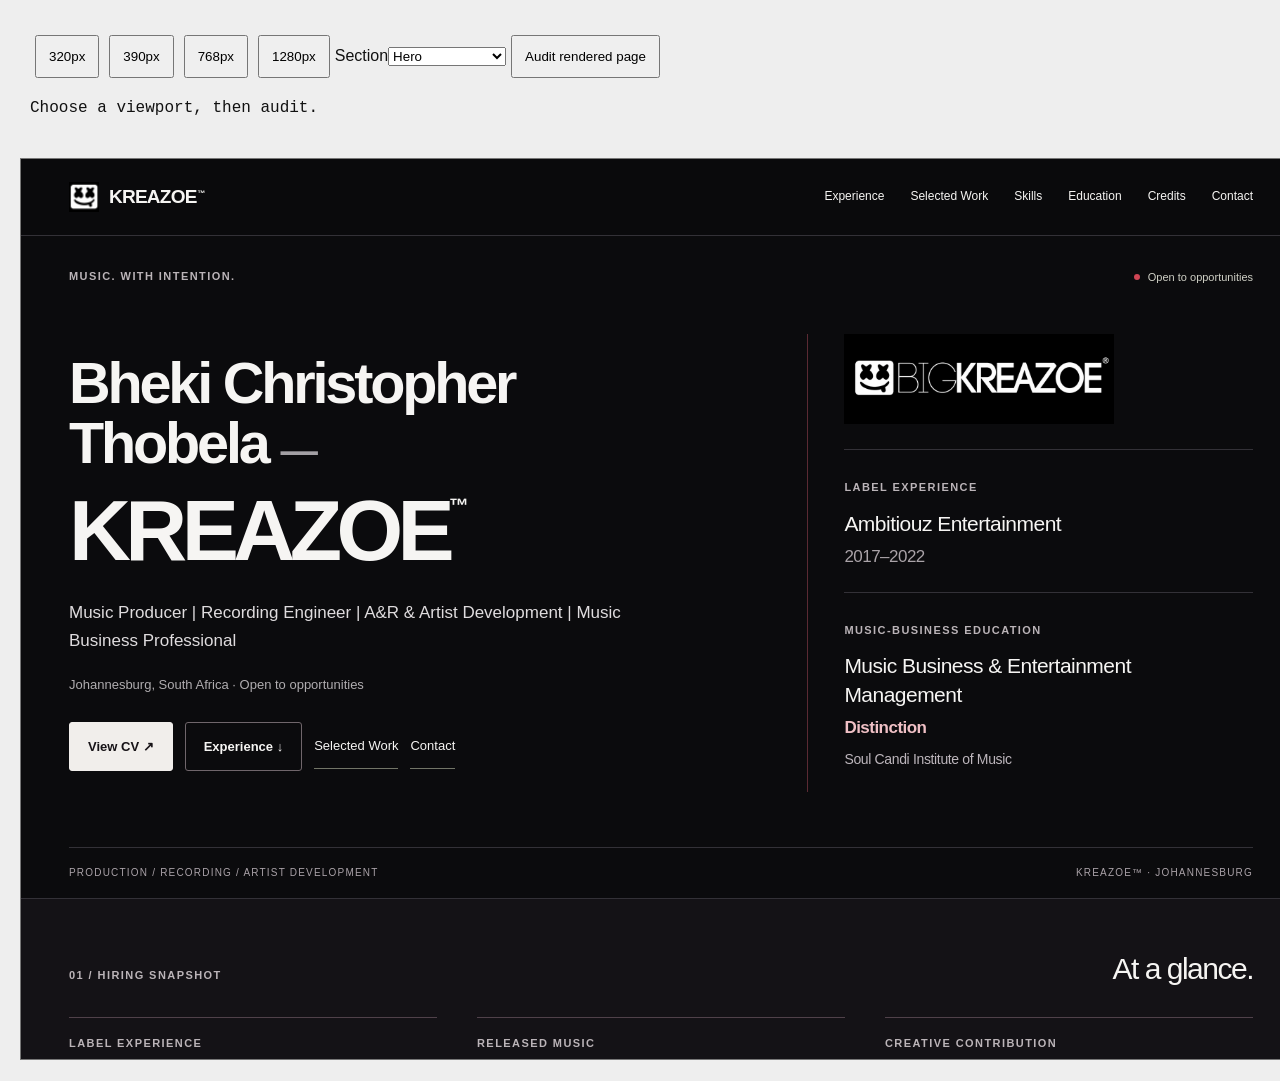
<file: tools/responsive-review.html>
<!doctype html><html lang="en"><meta charset="utf-8"><meta name="viewport" content="width=device-width,initial-scale=1"><title>V5 responsive review</title>
<style>body{font:16px Arial;margin:20px;background:#eee;color:#111}button{padding:12px;margin:5px}iframe{display:block;border:1px solid #777;width:1280px;height:900px;margin-top:15px;max-width:none}pre{white-space:pre-wrap}nav{position:sticky;top:0;background:#eee;padding:10px}</style>
<nav aria-label="Review controls"><button data-width="320">320px</button><button data-width="390">390px</button><button data-width="768">768px</button><button data-width="1280">1280px</button><label for="section">Section</label><select id="section"><option value="top">Hero</option><option value="snapshot">Hiring Snapshot</option><option value="story">Experience</option><option value="work">Selected Work</option><option value="practice">Skills</option><option value="education">Education</option><option value="explorer">Credits Explorer</option><option value="contact">Contact</option></select><button id="audit">Audit rendered page</button><pre id="result" role="status">Choose a viewport, then audit.</pre></nav>
<iframe src="../index.html" title="Portfolio responsive preview"></iframe>
<script>
const frame=document.querySelector('iframe'), result=document.getElementById('result');
document.querySelectorAll('[data-width]').forEach(b=>b.onclick=()=>{frame.style.width=b.dataset.width+'px';result.textContent='Viewport set to '+b.dataset.width+'px. Scroll inside the portfolio to review.'});
document.getElementById('section').onchange=e=>{frame.contentWindow.location.hash=e.target.value;};
document.getElementById('audit').onclick=()=>{
 const w=frame.contentWindow,d=frame.contentDocument,cards=[...d.querySelectorAll('.registry-credit')];
 result.textContent=JSON.stringify({width:w.innerWidth,menuDisplay:w.getComputedStyle(d.querySelector('.menu-toggle')).display,menuExpanded:d.querySelector('.menu-toggle').getAttribute('aria-expanded'),selectedColumns:w.getComputedStyle(d.querySelector('.selected-productions')).gridTemplateColumns,educationColumns:w.getComputedStyle(d.querySelector('.education-grid')).gridTemplateColumns,experienceRoleSize:w.getComputedStyle(d.querySelector('.experience-item .sub')).fontSize,responsibilitySize:w.getComputedStyle(d.querySelector('.clean li')).fontSize,contactTapHeights:[...d.querySelectorAll('.contact-links a')].map(a=>Math.round(a.getBoundingClientRect().height)),headerTapHeights:[...d.querySelectorAll('.job-hero .actions a')].map(a=>Math.round(a.getBoundingClientRect().height)),scrollWidth:d.documentElement.scrollWidth,overflow:d.documentElement.scrollWidth>w.innerWidth,records:cards.length,publicRoles:cards.reduce((n,e)=>n+JSON.parse(e.dataset.public).length,0),firstHandRoles:cards.reduce((n,e)=>n+JSON.parse(e.dataset.firstHand).length,0),publicMetadata:d.querySelectorAll('.public-role-block .evidence-label').length-1,publiclyDocumented:[...d.querySelectorAll('.evidence-label')].filter(e=>e.textContent==='Publicly documented').length,firstHandBadges:d.querySelectorAll('.first-hand-role-block .evidence-label').length,missingImages:[...d.images].filter(i=>!i.complete||!i.naturalWidth).length},null,2);
};
</script></html>
</file>
<file: assets/style.css>
:root{color-scheme:dark;--bg:#090a09;--ink:#f2f1e9;--muted:#aaa9a0;--line:#32342e;--accent:#dce0ca;--max:1320px;--read-progress:0}*{box-sizing:border-box}html{scroll-behavior:smooth;scroll-padding-top:95px}body{margin:0;background:var(--bg);color:var(--ink);font:16px/1.65 Arial,Helvetica,sans-serif;-webkit-font-smoothing:antialiased}::selection{background:var(--accent);color:var(--bg)}a{color:inherit;text-decoration:none}button,summary{font:inherit}button,a,summary{-webkit-tap-highlight-color:transparent}a:focus-visible,button:focus-visible,summary:focus-visible{outline:2px solid var(--accent);outline-offset:6px}img{display:block;max-width:100%}h1,h2,h3,p{margin:0}h1,h2,h3{line-height:1;letter-spacing:-.055em}h2{font-size:clamp(50px,6.6vw,92px);font-weight:500}h2 em{font:italic 1.02em/1 Georgia,'Times New Roman',serif;letter-spacing:-.065em;color:var(--accent)}h3{font-size:28px;font-weight:500;line-height:1.15}p+p{margin-top:18px}.wrap{width:min(var(--max),calc(100% - 96px));margin-inline:auto}.eyebrow,.work-no,.practice-index,.nav-caption,.wordmark-rule,.hero-foot,.tools>p,.small-note,.date{font-family:'Courier New',monospace}.eyebrow{font-size:10px;text-transform:uppercase;letter-spacing:.12em;line-height:1.6;color:var(--muted)}.small-note{font-size:11px;line-height:1.8;color:var(--muted)}.skip-link{position:fixed;top:10px;left:10px;z-index:100;transform:translateY(-200%);padding:14px 24px;background:var(--accent);color:#080808}.skip-link:focus{transform:translateY(0)}.site-header{position:sticky;top:0;z-index:30;background:#090a09f5;border-bottom:1px solid var(--line)}.nav-inner{width:min(var(--max),calc(100% - 96px));margin:auto;min-height:80px;display:flex;align-items:center;gap:36px}.brand{display:flex;align-items:center;gap:10px;font-size:19px;font-weight:700;letter-spacing:-.04em;white-space:nowrap}.brand sup{font-size:8px;margin-left:1px}.nav-caption{font-size:9px;letter-spacing:.07em;text-transform:uppercase;color:#a7a89f;margin-right:auto}.site-header nav{display:flex;gap:30px;font-size:12px}.site-header nav a{position:relative;min-height:44px;display:flex;align-items:center;gap:8px}.site-header nav a:after{content:'';position:absolute;bottom:5px;left:0;width:100%;height:1px;background:var(--accent);transform:scaleX(0);transform-origin:left;transition:transform .2s}.site-header nav a:hover:after,.site-header nav a[aria-current]:after{transform:scaleX(1)}.reading-line{position:absolute;bottom:-1px;height:1px;left:0;width:100%;background:var(--accent);transform:scaleX(var(--read-progress));transform-origin:left;pointer-events:none}.menu-toggle{display:none}.hero{overflow:clip;padding-top:30px}.hero-top{display:flex;justify-content:space-between;gap:20px;align-items:center}.availability{display:flex;align-items:center;gap:8px;font-size:11px;color:#d0d1c6}.status-dot{display:inline-block;width:6px;height:6px;border-radius:100%;background:var(--accent);flex-shrink:0}.hero-wordmark{padding:34px 0 20px}.hero-wordmark h1{font-size:clamp(84px,17.5vw,248px);font-weight:800;line-height:.86;letter-spacing:-.08em;white-space:nowrap;position:relative;width:max-content;max-width:100%;transform:translateY(var(--hero-drift,0px));will-change:auto}.hero-wordmark h1 sup{position:absolute;right:-1.4em;top:.2em;font-size:.065em;letter-spacing:0}.wordmark-rule{margin-top:32px;display:flex;justify-content:space-between;border-top:1px solid #77796c;padding-top:10px;font-size:9px;letter-spacing:.08em;color:#9b9e91}.hero-composition{display:grid;grid-template-columns:1fr 1fr;gap:70px;padding:40px 0 38px;align-items:end}.hero h2{font-size:clamp(48px,6.5vw,90px);margin-top:15px}.hero h2 em{color:var(--ink)}.hero-intro{max-width:575px}.original-mark{background:#000;border:1px solid #24251f;width:290px;margin-bottom:22px}.original-mark img{width:100%;height:auto}.positioning{font-size:19px;line-height:1.45;letter-spacing:-.02em}.actions{display:flex;gap:12px;flex-wrap:wrap;align-items:center;margin-top:27px}.button{display:inline-flex;justify-content:space-between;align-items:center;gap:28px;padding:13px 18px;min-height:48px;border:1px solid #5d6053;font-size:11px;font-weight:600;transition:background .2s,color .2s,border-color .2s}.button:hover{background:#262820;border-color:var(--accent)}.button.primary{background:var(--accent);border-color:var(--accent);color:#111}.button.primary:hover{background:#f0f2e6}.text-link{display:inline-flex;align-items:center;font-size:12px;min-height:44px;border-bottom:1px solid #727567;gap:15px}.text-link:hover{color:var(--accent);border-color:var(--ink)}.hero-foot{display:flex;justify-content:space-between;gap:20px;border-top:1px solid var(--line);padding:20px 0 26px;color:var(--muted);font-size:9px;text-transform:uppercase;letter-spacing:.05em}.hero-foot a{padding:3px 0}.section{border-top:1px solid var(--line);padding:110px 0;scroll-margin-top:12px}.section-heading{display:grid;grid-template-columns:1fr 1.8fr 1.2fr;gap:30px;align-items:start;margin-bottom:64px}.section-heading>.eyebrow{padding-top:12px}.section-heading h2{grid-column:2}.section-note{font-size:14px;color:var(--muted);padding-top:15px;max-width:390px}.section-note .eyebrow{display:block;margin-top:28px;font-size:9px}.work-section{background:#10120e}.productions{border-top:1px solid #777c67}.production{border-bottom:1px solid #44483c}.production summary{list-style:none;cursor:pointer;display:grid;grid-template-columns:55px 1.1fr 1.5fr 24px;gap:22px;align-items:center;padding:30px 0;min-height:110px}.production summary::-webkit-details-marker{display:none}.work-no{font-size:11px;color:#afb59e}.work-artist{font-size:clamp(20px,2.3vw,32px);line-height:1.1;letter-spacing:-.035em}.work-title{font-size:13px;line-height:1.6;color:#b5baa8;max-width:500px}.expand{font-size:25px;line-height:1;color:var(--accent);transition:transform .2s}.production[open] .expand{transform:rotate(45deg)}.production summary:hover .work-artist{color:var(--accent)}.production[open] summary{border-bottom:1px solid #31372a}.production-body{display:grid;grid-template-columns:1.4fr 1fr;gap:70px;padding:40px 0 50px 77px;align-items:center}.track-treatment{font-size:clamp(36px,5.2vw,76px);line-height:1.01;letter-spacing:-.065em;text-transform:uppercase;font-weight:700;color:var(--accent);overflow-wrap:break-word}.production-note{max-width:450px}.production-note h3{font-size:25px;margin-top:18px}.production-note>p:not(.eyebrow){font-size:14px;color:#b5baa8;margin-top:18px}.verify{display:inline-flex;align-items:center;min-height:44px;margin-top:24px;border-bottom:1px solid #858d74;font-size:12px}.verify:hover{color:var(--accent);border-color:var(--ink)}.work-section>.wrap>.small-note{margin-top:25px;max-width:830px}.story-section .section-heading,.education-section .section-heading{grid-template-columns:1fr 3fr}.story-intro{display:grid;grid-template-columns:1fr 1fr;gap:80px;align-items:start;margin-bottom:70px}.big-statement{font-size:clamp(25px,3.2vw,45px);letter-spacing:-.04em;line-height:1.25}.story-intro>div{font-size:16px;color:var(--muted);max-width:540px}.story-intro .text-link{margin-top:20px;color:var(--ink)}.career{border-top:1px solid #65685a;counter-reset:career}.experience-item{position:relative;padding:40px 0 45px 80px;border-bottom:1px solid var(--line);display:grid;grid-template-columns:1fr 1.5fr;gap:15px 60px;counter-increment:career}.experience-item:before{content:'0' counter(career);position:absolute;left:0;top:40px;font:12px 'Courier New',monospace;color:var(--accent)}.experience-item h3{font-size:34px;grid-column:1}.experience-item .sub{font-size:12px;color:var(--muted);grid-column:1}.date{font-size:11px;color:var(--accent);grid-column:1;letter-spacing:.04em}.clean{list-style:none;margin:0;padding:0;grid-column:2;grid-row:1 / span 3}.clean li{font-size:14px;color:var(--muted);padding:10px 0;border-bottom:1px solid #22241e}.clean li:first-child{padding-top:0}.studio-section{background:#0d0e0c}.studio-grid{display:grid;grid-template-columns:repeat(3,minmax(0,1fr));gap:0 30px}.studio-card{border-top:1px solid #494d40;padding:30px 0 38px}.studio-card h3{font-size:29px;margin-bottom:20px}.studio-card p{color:var(--muted);font-size:13px;line-height:1.85}.studio-card strong{color:#e1e2d7;font-weight:500}.practice-list{border-top:1px solid #777c67}.practice-list article{display:grid;grid-template-columns:1fr 1.3fr 1.7fr;gap:30px;padding:35px 0;border-bottom:1px solid var(--line);align-items:start}.practice-index{font-size:10px;color:#aeb39f;text-transform:uppercase;letter-spacing:.06em;padding-top:12px}.practice-list h3{font-size:clamp(36px,4.5vw,62px)}.practice-list p{font-size:13px;color:var(--muted)}.practice-list .skill-line{font-size:16px;line-height:1.6;color:var(--ink)}.tools{margin-top:50px;padding:28px 0;border-block:1px solid var(--line);display:grid;grid-template-columns:1fr 2fr;gap:20px 30px;align-items:center}.tool-names{display:flex;gap:50px;flex-wrap:wrap;font-size:38px;letter-spacing:-.05em}.tools>p:last-child{grid-column:2;font-size:10px;color:var(--muted)}.education-grid{display:grid;grid-template-columns:1fr 1fr;gap:0 60px}.education-item{border-top:1px solid var(--line);padding:30px 0}.education-item:first-child{border-top-color:#9ba387}.education-item h3{font-size:26px;margin-bottom:14px}.education-item p{font-size:14px;color:var(--muted)}.education-item strong{color:var(--accent);font-weight:500}.contact-section{background:var(--accent);color:#161910;padding-bottom:0;overflow:clip}.contact-top{display:flex;justify-content:space-between;gap:24px;margin-bottom:48px}.contact-section .eyebrow,.contact-section .availability,.contact-section .small-note{color:#434a37}.contact-section .status-dot{background:#38462a}.contact-section h2{font-size:clamp(55px,9.4vw,132px);letter-spacing:-.065em;line-height:1.02}.contact-section h2 em{color:#38462a}.contact-grid{display:grid;grid-template-columns:1fr 1fr;gap:100px;margin-top:55px}.contact-grid>div>p{max-width:490px;font-size:16px}.contact-grid>div>p.small-note{font-size:11px;line-height:2}.contact-links>a{display:flex;align-items:center;justify-content:space-between;padding:14px 0;min-height:48px;border-bottom:1px solid #8c967c;font-size:clamp(19px,2.3vw,30px);letter-spacing:-.035em}.contact-links>a:hover{color:#475e2e}.contact-section .button{color:#161910;border-color:#68745a}.contact-section .button.primary{background:#1b2115;color:var(--accent);border-color:#1b2115}.contact-section .button:hover{background:#bfc7ad}.contact-section .button.primary:hover{background:#35452a}.contact-section a:focus-visible{outline-color:#1b2115}.closing-mark{font-size:clamp(56px,15.2vw,214px);font-weight:800;line-height:.8;letter-spacing:-.075em;white-space:nowrap;margin-top:90px;padding-bottom:25px;border-top:1px solid #8c967c;padding-top:35px;color:#404b33}footer{padding:25px 0}.footer-inner{display:flex;justify-content:space-between;align-items:center;gap:22px;font:9px/1.7 'Courier New',monospace;color:var(--muted)}footer a{min-height:44px;display:flex;align-items:center}.reveal-ready{opacity:0;transform:translateY(16px)}.reveal-ready.is-visible{opacity:1;transform:none;transition:opacity .55s ease,transform .55s ease}.hero-wordmark{animation:enter .8s ease both}.hero-composition{animation:enter .8s .1s ease both}@keyframes enter{from{opacity:0;transform:translateY(14px)}to{opacity:1;transform:none}}
@media(max-width:1050px){.wrap,.nav-inner{width:calc(100% - 64px)}.nav-caption{display:none}.site-header nav{margin-left:auto}.hero-composition{gap:35px}.hero-wordmark h1{font-size:17vw}.section-heading{grid-template-columns:1fr 2fr;gap:25px}.section-heading h2{grid-column:2}.section-note{grid-column:2;max-width:580px;padding-top:0}.production summary{grid-template-columns:32px 1fr 1.2fr 20px;gap:18px}.production-body{padding-left:50px;gap:35px}.story-intro{gap:40px}.experience-item{padding-left:50px;gap:20px 35px}.experience-item h3{font-size:29px}.studio-grid{grid-template-columns:1fr 1fr}.practice-list article{grid-template-columns:.7fr 1fr 1.5fr;gap:20px}.contact-grid{gap:50px}}
@media(max-width:800px){.hero-composition{grid-template-columns:1fr 1fr;gap:28px}.hero h2{font-size:58px}.positioning{font-size:16px}.original-mark{width:230px}.actions{gap:10px}.hero-intro .text-link{font-size:11px}.button{gap:18px;padding:12px 15px}.hero-composition>.hero-intro{min-width:0}.experience-item{grid-template-columns:1fr;gap:14px}.clean{grid-column:1;grid-row:auto;margin-top:10px}.practice-list h3{font-size:40px}}
@media(max-width:650px){html{scroll-padding-top:88px}.wrap,.nav-inner{width:calc(100% - 40px)}.nav-inner{min-height:70px;flex-wrap:wrap;gap:0;justify-content:space-between}.brand{font-size:17px}.brand img{width:27px;height:27px}.site-header nav{width:100%;margin:0;gap:28px;flex-wrap:wrap;padding-bottom:12px}.js .menu-toggle{display:flex;align-items:center;justify-content:space-between;gap:22px;min-height:44px;background:none;color:var(--ink);border:1px solid #555a4c;padding:0 13px;font-size:11px}.js .site-header nav{display:none}.js .site-header nav.is-open{display:grid;grid-template-columns:1fr 1fr;padding:10px 0 20px;gap:6px 20px}.menu-toggle[hidden]{display:none}.site-header nav a{min-height:44px}.hero{padding-top:25px}.hero-top .eyebrow{font-size:8px}.availability{font-size:9px;max-width:150px;line-height:1.4}.hero-wordmark{padding:38px 0 15px}.hero-wordmark h1{font-size:17vw;letter-spacing:-.075em}.hero-wordmark h1 sup{right:-1em;font-size:.075em}.wordmark-rule{margin-top:20px;padding-top:9px;font-size:6px;letter-spacing:0}.hero-composition{grid-template-columns:1fr;padding:25px 0 30px;gap:28px}.hero h2{font-size:clamp(48px,11vw,70px);margin-top:14px}.hero-composition .eyebrow{font-size:9px}.original-mark{width:230px;margin-bottom:19px}.positioning{font-size:17px;max-width:470px}.hero .actions{margin-top:23px}.hero-foot{font-size:7px;flex-direction:column;gap:13px;padding:18px 0}.hero-foot a{min-height:26px}.section{padding:70px 0}.section-heading,.story-section .section-heading,.education-section .section-heading{grid-template-columns:1fr;gap:22px;margin-bottom:36px}.section-heading h2,.section-note{grid-column:1}.section-heading>.eyebrow{padding-top:0}h2{font-size:52px}.section-note{font-size:13px;max-width:460px}.section-note .eyebrow{margin-top:18px}.production summary{grid-template-columns:24px 1fr 20px;gap:10px 14px;padding:24px 0;min-height:108px}.work-no{font-size:9px}.work-artist{font-size:25px;grid-column:2}.work-title{grid-column:2;grid-row:2;font-size:11px;line-height:1.55}.expand{grid-column:3;grid-row:1;font-size:23px}.production-body{grid-template-columns:1fr;padding:28px 0 32px 38px;gap:30px}.track-treatment{font-size:clamp(35px,9vw,54px)}.production-note h3{font-size:23px;margin-top:13px}.production-note>p:not(.eyebrow){font-size:13px;margin-top:13px}.production-note .eyebrow{font-size:8px}.verify{font-size:11px;margin-top:18px}.small-note{font-size:10px}.story-intro{grid-template-columns:1fr;gap:25px;margin-bottom:40px}.big-statement{font-size:29px}.story-intro>div{font-size:14px}.experience-item{padding:28px 0 30px 30px;gap:14px}.experience-item:before{top:30px;font-size:10px}.experience-item h3{font-size:29px}.sub{font-size:11px!important}.date{font-size:10px}.clean li{font-size:13px}.studio-grid{grid-template-columns:1fr}.studio-card{padding:25px 0 30px}.studio-card h3{font-size:28px;margin-bottom:14px}.practice-list article{grid-template-columns:1fr;gap:16px;padding:28px 0}.practice-index{padding:0;font-size:9px}.practice-list h3{font-size:49px}.practice-list .skill-line{font-size:16px}.practice-list p{font-size:13px}.tools{grid-template-columns:1fr;gap:15px;margin-top:30px}.tools>p:last-child{grid-column:1}.tool-names{font-size:34px;gap:30px}.education-grid{grid-template-columns:1fr}.education-item h3{font-size:26px}.education-item p{font-size:13px}.contact-top{margin-bottom:30px;flex-direction:column;gap:14px}.contact-section h2{font-size:clamp(47px,10.5vw,69px)}.contact-grid{grid-template-columns:1fr;gap:30px;margin-top:36px}.contact-grid>div>p{font-size:14px}.contact-links>a{font-size:23px}.closing-mark{font-size:14.5vw;margin-top:60px;padding-top:25px;padding-bottom:20px}.footer-inner{flex-wrap:wrap;font-size:8px;gap:10px}.footer-inner p{width:100%}.footer-inner a{margin-left:auto}}
@media(max-width:360px){.wrap,.nav-inner{width:calc(100% - 32px)}.hero-wordmark h1{font-size:16.6vw}.hero h2{font-size:46px}h2{font-size:46px}.production-body{padding-left:0}.track-treatment{font-size:37px}.work-artist{font-size:22px}.contact-section h2{font-size:43px}.hero .button{padding:12px;gap:13px}}
@media(prefers-reduced-motion:reduce){html{scroll-behavior:auto}*,*:before,*:after{animation:none!important;transition:none!important}.hero-wordmark h1{transform:none!important}.reveal-ready{opacity:1;transform:none}.reading-line{display:none}}
@media print{html{color-scheme:light;scroll-padding:0}body{background:#fff;color:#111;font-size:10pt}.site-header,.skip-link,.hero-foot,.actions,.text-link,.verify,.reading-line,.closing-mark{display:none!important}.wrap{width:100%;max-width:none}.hero-wordmark h1{font-size:70pt;transform:none!important}.hero-wordmark{padding:20px 0}.hero-composition{padding:20px 0}.hero h2,h2,.contact-section h2{font-size:30pt}.hero,.section,.contact-section,.work-section,.studio-section{background:#fff;color:#111}.section{padding:25px 0}.section-heading{display:block;margin-bottom:20px}.section-heading .eyebrow{margin-bottom:10px}.section-note{max-width:none;margin-top:15px}.eyebrow,.small-note,.section-note,h2 em,.contact-section h2 em,.work-title,.work-no,.track-treatment,.production-note>p:not(.eyebrow),.studio-card p,.education-item p,.story-intro>div,.clean li,.date,.sub,.practice-list p,.practice-index,.tools>p,.availability,.wordmark-rule{color:#333!important}.studio-card strong,.education-item strong,.practice-list .skill-line{color:#111}.reveal-ready{opacity:1!important;transform:none!important}.hero-wordmark,.hero-composition{animation:none}.production,.studio-card,.experience-item,.education-item,.practice-list article{break-inside:avoid}.production summary{min-height:0;padding:14px 0}.production-body{gap:25px;padding:20px 0 20px 55px}.track-treatment{font-size:28pt}.production-note h3{font-size:16pt}.expand{color:#111}.story-intro{gap:30px;margin-bottom:25px}.big-statement{font-size:20pt}.experience-item{padding:25px 0 25px 40px}.experience-item h3{font-size:20pt}.experience-item:before{color:#333;top:28px}.contact-grid{gap:35px;margin-top:25px}.contact-links>a{font-size:15pt}.footer-inner{color:#333}.tools{margin-top:25px}}
.hero-composition>div:first-child>.eyebrow{font-size:13px;letter-spacing:.07em;color:#d1d3c6}@media(max-width:650px){.hero-composition>div:first-child>.eyebrow{font-size:11px}}
/* V4: evidence-scoped discography, preserving the V3 visual system. */
[hidden]{display:none!important}.sr-only{position:absolute;width:1px;height:1px;padding:0;margin:-1px;overflow:hidden;clip:rect(0,0,0,0);white-space:nowrap;border:0}
.evidence-guide{display:grid;grid-template-columns:repeat(3,minmax(0,1fr));gap:32px;border-top:1px solid #454739;padding:26px 0 40px}.evidence-guide p{font-size:14px;line-height:1.7;color:#b8bbaf;max-width:36ch;margin:12px 0 0}.evidence-guide .eyebrow{color:#e0e2d5}.credit-filters{display:grid;grid-template-columns:2fr 1fr 1.3fr 1fr;gap:18px;background:#171913;border:1px solid #424639;padding:24px}.credit-filters>div{min-width:0}.credit-filters label{display:block;font-size:12px;color:#d9dccf;margin-bottom:10px}.credit-filters input[type=search],.credit-filters select{font:inherit;font-size:14px;width:100%;min-width:0;min-height:48px;border:1px solid #747966;border-radius:0;padding:10px;background:#0d0f0a;color:#f0f1e9}.credit-filters input::placeholder{color:#b6baab}.credit-filters .filter-footer{grid-column:1/-1;display:flex;align-items:center;justify-content:space-between;gap:20px}.credit-filters .featured-filter{display:flex;align-items:center;gap:10px;margin:0;min-height:44px}.featured-filter input{width:18px;height:18px;accent-color:#dce0c8}.credit-filters .button{font:inherit;font-size:12px;background:transparent;color:#e0e2d5;cursor:pointer}.credit-filters :focus-visible{outline:2px solid #f1f4db;outline-offset:4px}.registry-toolbar{display:flex;align-items:center;justify-content:space-between;gap:20px;padding:24px 0}.registry-toolbar p{font:12px monospace;color:#c8ccbb}.collection-title{font-size:clamp(24px,3vw,36px);font-weight:400;margin:25px 0 24px;display:flex;align-items:baseline;justify-content:space-between;gap:20px}.collection-title span{font:11px monospace;letter-spacing:.05em;color:#c1c5b5}.credit-collection{scroll-margin-top:110px}.credit-collection+.credit-collection{margin-top:75px}.collection-intro{max-width:680px;color:#b8bbaf;line-height:1.7;font-size:14px;margin-bottom:30px}.registry-credit .work-title small{display:block;font-size:12px;line-height:1.5;color:#b8bbaf;font-weight:400;margin-top:7px}.registry-credit .production-body{grid-template-columns:minmax(0,1fr) minmax(0,1fr)}.release-identity h3{font-size:clamp(34px,4vw,65px);line-height:1.07;font-weight:400;letter-spacing:-.045em;overflow-wrap:anywhere;margin:16px 0}.release-identity>p:not(.eyebrow){font-size:14px;line-height:1.7;color:#bbc0ad}.release-identity .credited-as{margin-top:28px;font-size:12px!important}.credited-as span{color:#e1e4d6}.role-block{padding:24px;border:1px solid #6a705c;background:#1c2016}.role-block+.role-block{margin-top:18px}.role-block h4{font-size:11px;letter-spacing:.06em;text-transform:uppercase;font-weight:400;margin:0 0 18px}.evidence-label{color:#eef3da;border-bottom:1px solid #b5bd9c;padding-bottom:5px;display:inline-block}.first-hand-role-block{background:transparent;border-color:#55594b}.first-hand-role-block h4{color:#d7dbcc}.credit-roles{display:flex;gap:8px 18px;flex-wrap:wrap;list-style:none;padding:0;margin:0}.credit-roles li{font-size:19px;color:#eff1e6;overflow-wrap:anywhere}.source-context{font-size:13px;color:#c0c5b3;line-height:1.75;margin:18px 0 0}.evidence-links{display:flex;gap:8px 22px;flex-wrap:wrap;margin-top:10px}.evidence-links .verify{font-size:12px;margin-top:14px}.empty-state{padding:35px;border:1px solid #6a705c;color:#dce1cf;line-height:1.7}.registry-edition{margin-top:30px}.registry-credit:target{outline:1px solid #c4cbaa;outline-offset:3px;scroll-margin-top:105px}
@media(max-width:950px){.credit-filters{grid-template-columns:repeat(2,minmax(0,1fr))}.registry-credit .production-body{gap:26px}.role-block{padding:18px}}
@media(max-width:650px){.evidence-guide{grid-template-columns:1fr;gap:22px;padding-bottom:28px}.evidence-guide p{max-width:none;margin-top:8px}.credit-filters{padding:16px;gap:18px 12px}.credit-filters .search-field{grid-column:1/-1}.credit-filters>div:nth-child(4){grid-column:1/-1}.credit-filters .filter-footer{align-items:flex-start;flex-direction:column;gap:10px}.registry-toolbar{align-items:flex-start;flex-direction:column;gap:8px}.collection-title{display:block}.collection-title span{display:block;margin-top:12px}.registry-credit .production-body{grid-template-columns:1fr;padding-left:0;gap:26px}.release-identity h3{font-size:40px}.credit-collection+.credit-collection{margin-top:50px}.credit-roles li{font-size:18px}.registry-credit .work-title small{font-size:11px}.evidence-links{flex-direction:column;align-items:flex-start}}
@media print{.credit-filters,.registry-toolbar,.credit-permalink,.empty-state{display:none!important}.registry-credit[hidden],.credit-collection[hidden]{display:block!important}.registry-credit::details-content{content-visibility:visible!important;display:block!important}.registry-credit .production-body{display:grid!important}.role-block{background:#fff!important;color:#111;border-color:#777}.role-block *,.release-identity p,.release-identity span,.evidence-guide p,.evidence-guide .eyebrow,.collection-title span,.registry-credit .work-title small{color:#222!important}.release-identity h3{font-size:24pt}.credit-roles li{font-size:12pt}.credit-collection+.credit-collection{margin-top:30px}.registry-credit{break-inside:auto}}
/* V4 Phase 2: selected work, catalogue navigation and distinct opportunity paths. */
.selected-productions{display:grid;grid-template-columns:repeat(3,minmax(0,1fr));gap:1px;background:#60664f;border:1px solid #60664f;margin:0 0 105px}.selection-card{display:flex;flex-direction:column;min-height:285px;padding:30px;background:#11150d;color:#e8ecdd;text-decoration:none;position:relative;overflow:hidden;transition:background .25s ease}.selection-card:nth-child(4n+1){background:#202719}.selection-card:first-child{grid-column:span 2;background:#dce0c8;color:#1b2115}.selection-meta{display:flex;justify-content:space-between;gap:15px;font:11px monospace;letter-spacing:.04em}.selection-card h3{font-size:clamp(34px,4vw,62px);font-weight:400;line-height:1.05;letter-spacing:-.045em;margin:48px 0 12px;overflow-wrap:anywhere}.selection-card:first-child h3{font-size:clamp(55px,7vw,104px)}.selection-card p{font-size:12px;margin:0 0 25px;opacity:.85}.selection-link{display:flex;justify-content:space-between;gap:15px;margin-top:auto;padding-top:18px;border-top:1px solid currentColor;font-size:12px}.selection-card:hover{background:#303927}.selection-card:first-child:hover{background:#edf0df}.selection-card:focus-visible{outline:3px solid #fff;outline-offset:-7px}.explorer-heading{display:flex;align-items:end;justify-content:space-between;gap:40px;margin-bottom:35px;scroll-margin-top:110px}.explorer-heading h2{font-size:clamp(35px,5vw,66px);margin-top:18px}.explorer-heading>p{font-size:14px;line-height:1.8;max-width:36ch;color:#b8bbaf}.credit-filters{grid-template-columns:repeat(3,minmax(0,1fr))}.credit-filters .search-field{grid-column:1/-1}.career-bridge{display:flex;justify-content:space-between;align-items:center;gap:25px;padding-top:32px;padding-bottom:32px;color:#c4c8b9;font-size:14px}.future-section{background:#161c12;border-top:1px solid #4a523e}.future-grid{display:grid;grid-template-columns:1fr 1fr;gap:80px;align-items:center}.future-state{border-left:1px solid #657052;padding:30px 0 30px 50px}.future-mark{font-size:90px;letter-spacing:-.09em;color:#bfc8ad;line-height:1}.future-state h3{font-size:25px;font-weight:400;margin:30px 0 18px}.future-state>p{color:#bdc5ae;font-size:16px}.recognition-inner{display:flex;align-items:center;justify-content:space-between;gap:70px}.recognition-empty{max-width:35ch;line-height:1.8;color:#afb6a1;font-size:16px;border-top:1px solid #59634a;padding-top:25px}.contact-journeys{display:grid;grid-template-columns:1fr 1fr;gap:40px;margin-top:70px}.contact-journeys article{border-top:1px solid #7a836b;padding-top:30px;display:flex;flex-direction:column;align-items:start}.contact-journeys h3{font-size:clamp(35px,4vw,56px);line-height:1.08;font-weight:400;letter-spacing:-.04em;margin:25px 0}.contact-journeys h3 em{font-family:Georgia,serif;font-weight:400}.contact-journeys article>p:not(.eyebrow){font-size:15px;line-height:1.8;max-width:45ch;margin:0 0 28px}.contact-journeys .button{margin-top:auto}.contact-journeys .eyebrow{color:#38432b}.contact-journeys+.contact-grid{border-top:1px solid #7a836b;padding-top:40px}.site-header .nav-caption{display:none}
@media(max-width:950px){.selected-productions{grid-template-columns:repeat(2,minmax(0,1fr))}.selection-card:first-child{grid-column:span 2}.future-grid{gap:35px}.future-state{padding-left:30px}.credit-filters{grid-template-columns:repeat(2,minmax(0,1fr))}.recognition-inner{gap:35px}}
@media(max-width:650px){.selected-productions{grid-template-columns:1fr;margin-bottom:65px}.selection-card:first-child{grid-column:auto}.selection-card{padding:25px;min-height:245px}.selection-card h3{font-size:45px;margin-top:38px}.selection-card:first-child h3{font-size:70px}.explorer-heading,.career-bridge,.recognition-inner{display:block}.explorer-heading>p{margin-top:22px;max-width:none}.credit-filters{grid-template-columns:1fr}.credit-filters>div{grid-column:1!important}.career-bridge .text-link{margin-top:16px}.future-grid{grid-template-columns:1fr;gap:35px}.future-state{padding:28px 0 0;border-left:0;border-top:1px solid #657052}.recognition-empty{margin-top:35px}.contact-journeys{grid-template-columns:1fr;gap:40px;margin-top:45px}.contact-journeys h3{font-size:44px}.contact-journeys .button{max-width:100%;white-space:normal}.selection-card:focus-visible{outline-offset:-5px}}
@media(prefers-reduced-motion:reduce){.selection-card{transition:none}}
@media print{.selected-productions,.future-section,.recognition-section,.career-bridge{display:none!important}.contact-journeys{display:block}.contact-journeys h3{font-size:20pt}.contact-journeys .button{display:none}.explorer-heading{display:block}}
</file>
<file: assets/job-ready.css>
/* V5: recruiter-first editorial layer. Native catalogue and disclosures remain intact. */
:root{--bg:#0b0b0d;--ink:#f6f5f3;--muted:#b0adb0;--line:#333137;--accent:#f1eeeb;--red:#b42d3d;--max:1240px}
body{background:var(--bg)}.nav-inner{min-height:76px;justify-content:space-between}.site-header{background:#0b0b0df5}.site-header nav{gap:26px}.reading-line,.status-dot{background:#cf4554}.eyebrow{color:#bbb4b8;font-family:Arial,Helvetica,sans-serif;font-size:11px;font-weight:600;letter-spacing:.13em}h2 em{color:#c8c2c5}a:focus-visible,button:focus-visible,summary:focus-visible,input:focus-visible,select:focus-visible{outline:3px solid #ff8794;outline-offset:5px}.button{font-size:13px;border-color:#70666b;gap:14px;border-radius:3px}.button.primary{background:#f1eeeb;color:#171317}.button:hover{background:#38252c}.button.primary:hover{background:white}.text-link{font-size:13px}.section{padding-block:100px}.section-heading{margin-bottom:45px}.section-heading h2,h2{font-size:clamp(38px,5vw,68px);letter-spacing:-.05em}.job-hero{padding:32px 0 0;background:#0b0b0d}.hero-kicker{display:flex;justify-content:space-between;gap:20px;align-items:center;margin-bottom:48px}.job-hero-grid{display:grid;grid-template-columns:1.5fr 1fr;gap:70px;align-items:center}.job-hero h1{font-size:clamp(40px,4.5vw,64px);font-weight:550;letter-spacing:-.055em;line-height:1.03}.hero-alias{display:block;font-size:clamp(62px,6.7vw,94px);font-weight:800;letter-spacing:-.065em;margin-top:13px}.hero-alias sup{font-size:.23em;vertical-align:top;line-height:2}.identity-dash{font-size:.65em;color:#a3a0a4}.professional-headline{font-size:17px;line-height:1.65;margin-top:25px;max-width:560px;color:#dfdcde}.hero-location{font-size:13px;color:var(--muted);margin-top:18px}.hero-proof{border-left:1px solid #5b2a33;padding-left:36px}.hero-proof img{width:270px;height:auto;margin-bottom:25px}.hero-proof>div{padding:23px 0;border-top:1px solid var(--line)}.hero-proof p{font-size:21px;line-height:1.35;letter-spacing:-.025em;margin-top:10px}.hero-proof p span{display:block;color:#aaa3a8;font-size:17px;margin-top:8px}.hero-proof strong{display:block;color:#f0c0c5;font-size:17px;margin-top:8px}.hero-proof .school{font-size:14px;color:#bdb6bc}.hero-baseline{display:flex;justify-content:space-between;gap:15px;border-top:1px solid var(--line);margin-top:55px;padding:17px 0;font-size:10px;text-transform:uppercase;letter-spacing:.12em;color:#aaa2a8}.snapshot{padding-block:55px 65px;background:#141216;border-bottom:1px solid var(--line)}.snapshot-title{display:flex;align-items:baseline;justify-content:space-between;margin-bottom:32px}.snapshot-title h2{font-size:30px}.snapshot-grid{display:grid;grid-template-columns:repeat(3,minmax(0,1fr));gap:28px 40px}.snapshot-grid article{border-top:1px solid #50414a;padding-top:17px}.snapshot-grid h3{font-size:19px;line-height:1.3;margin:10px 0}.snapshot-grid article>p:last-child{font-size:13px;color:#b7afb4}.story-intro{gap:55px;margin-bottom:40px}.story-intro>p:last-child{color:#c1bac0;max-width:590px}.big-statement{font-size:32px}.experience-item{padding-block:35px;border-color:#41343d}.experience-item .role{font-size:27px}.experience-item .date{color:#e4b9bf}.experience-item .sub{font-size:14px;color:#d1c8ce}.clean{font-size:15px}.work-section{background:#111013}.selected-productions{grid-template-columns:repeat(5,minmax(0,1fr));gap:12px}.selection-card{min-height:235px;padding:22px 18px;background:#19151a;border:1px solid #40343c;border-top:2px solid #7d2938;transition:transform .2s,border-color .2s}.selection-card:hover,.selection-card:focus-visible{transform:translateY(-4px);border-color:#d26e7e;background:#20181e}.selection-card h3{font-size:27px;overflow-wrap:anywhere}.selection-meta{font-size:11px}.selection-card>p{font-size:12px}.selection-link{font-size:11px}.practice-list article{padding-block:26px}.practice-list h3{font-size:32px}.tools{margin-top:45px}.tool-names{font-size:clamp(29px,4vw,49px)}.education-section{background:#171318}.education-grid{gap:20px}.education-item{padding:25px;border:1px solid #453541;background:#1b171d}.education-item:first-child{grid-column:span 2;border-top:2px solid #bc4354}.education-item strong{color:#f4c4cd}.education-item h3{font-size:22px}.education-item p{font-size:15px}.explorer-section .explorer-heading{margin-top:0;padding-top:0;border-top:0}.credit-filters{background:#171419;border:1px solid #443541}.credit-filters input,.credit-filters select{font-size:16px;background:#0e0d10;min-height:46px}.credit-filters label{font-size:12px}.evidence-guide{gap:20px}.evidence-guide p{font-size:13px}.production summary{min-height:80px}.production[open]{background:#161217}.evidence-label{background:#312129;border-color:#69434e;color:#f0d7df}.first-hand-role-block{border-left:2px solid #68606a}.contact-section{background:#171216;border-top:1px solid #5b303c}.contact-section h2{font-size:clamp(40px,5.5vw,76px)}.contact-journeys{gap:20px}.contact-journeys article{padding:32px;border:1px solid #55404a;background:#1e171e}.contact-journeys h3{font-size:38px}.contact-journeys p{font-size:15px}.contact-journeys .small-note{font:13px/1.7 Arial,Helvetica,sans-serif;color:#c1b4be}.contact-grid{gap:45px}.contact-links>a{font-size:clamp(21px,3vw,34px);overflow-wrap:anywhere}.closing-mark{font-size:clamp(44px,14vw,180px);color:#55424c;margin-top:60px}footer{background:#0b0b0d}.footer-inner{font-size:11px}.reveal-ready{opacity:1;transform:none}.registry-edition{font-size:12px}.collection-title{line-height:1.25}
@media(min-width:1100px){.job-hero-grid>div{animation:hero-enter .55s ease-out both}.hero-proof{animation:hero-enter .7s ease-out both}}
@keyframes hero-enter{from{opacity:.3;transform:translateY(12px)}to{opacity:1;transform:none}}
@media(max-width:1100px){.nav-inner,.wrap{width:calc(100% - 56px)}.site-header nav{gap:16px}.job-hero-grid{gap:35px;grid-template-columns:1.3fr 1fr}.hero-proof{padding-left:24px}.selected-productions{grid-template-columns:repeat(3,minmax(0,1fr))}.hero-alias{font-size:clamp(55px,7vw,78px)}}
@media(max-width:800px){.job-hero-grid{grid-template-columns:1fr}.hero-proof{display:grid;grid-template-columns:1fr 1fr;gap:20px;border-left:0;padding:0}.hero-proof img{width:210px;grid-column:1/-1;margin:0}.hero-proof>div{padding-bottom:0}.hero-proof p{font-size:18px}.hero-kicker{margin-bottom:30px}.hero-baseline{margin-top:35px}.snapshot-grid{grid-template-columns:repeat(2,minmax(0,1fr))}.site-header nav{gap:12px;font-size:11px}.brand{font-size:16px}.nav-inner{gap:15px}.section{padding-block:65px}.story-intro{grid-template-columns:1fr;gap:25px}.contact-journeys article{padding:23px}.contact-journeys h3{font-size:31px}}
@media(max-width:650px){.wrap,.nav-inner{width:calc(100% - 36px)}.nav-inner{min-height:64px}.menu-toggle{margin-left:auto}.js .site-header nav{background:#121014;top:64px}.site-header nav a{font-size:15px}.job-hero{padding-top:23px}.hero-kicker{align-items:flex-start}.hero-kicker .availability{font-size:10px;max-width:115px}.job-hero h1{font-size:clamp(35px,8vw,49px)}.hero-alias{font-size:clamp(51px,13vw,75px)}.professional-headline{font-size:15px}.hero-location{font-size:12px}.job-hero .actions{gap:10px}.job-hero .actions .button{flex:1;white-space:nowrap}.job-hero .actions .text-link{margin-right:18px}.hero-proof{margin-top:7px}.hero-proof p{font-size:16px}.hero-proof .school{font-size:12px}.hero-baseline{font-size:8px;letter-spacing:.05em}.hero-baseline span:last-child{display:none}.snapshot{padding-block:36px}.snapshot-title{display:block}.snapshot-title h2{margin-top:14px}.snapshot-grid{gap:23px 18px}.snapshot-grid h3{font-size:16px}.snapshot-grid .eyebrow{font-size:9px}.snapshot-grid article>p:last-child{font-size:12px}.section-heading h2{font-size:39px}.section-heading{margin-bottom:28px}.big-statement{font-size:29px}.selected-productions{grid-template-columns:repeat(2,minmax(0,1fr));gap:10px}.selection-card{min-height:215px;padding:17px 13px}.selection-card h3{font-size:24px}.selection-meta{display:block;font-size:11px}.selection-meta>span{display:block;margin-top:4px}.selection-link{font-size:10px}.education-item:first-child{grid-column:auto}.education-item{padding:20px}.contact-section h2{font-size:39px}.contact-journeys{grid-template-columns:1fr}.contact-grid{grid-template-columns:1fr}.contact-top{align-items:flex-start;gap:20px}.contact-top .availability{font-size:10px}.contact-journeys .button{white-space:normal}.evidence-guide{grid-template-columns:1fr}.work-title{overflow-wrap:anywhere}.production-body{overflow-wrap:anywhere}.button{max-width:100%}.collection-title span{display:block}.hero-proof{gap:14px}.hero-proof strong{font-size:15px}}
@media(prefers-reduced-motion:reduce){*,*:before,*:after{animation:none!important;transition:none!important;scroll-behavior:auto!important}.selection-card:hover{transform:none}}
@media print{.job-hero,.snapshot,.section{padding:18px 0;background:white;color:black}.site-header,.actions,.hero-baseline,.closing-mark,.credit-filters,.reading-line{display:none}.wrap{width:100%}.hero-proof{border:0}.job-hero-grid{display:block}.job-hero h1,.hero-alias{font-size:28px}.selected-productions{grid-template-columns:repeat(2,1fr)}.selection-card,.education-item,.contact-journeys article{background:white;color:black;break-inside:avoid}.section-heading h2{font-size:28px}p,.eyebrow,.small-note{color:black!important}}
/* Explicitly replace the inherited V3 sage contact and featured-card treatments. */
.selected-productions{background:transparent;border:0;margin-bottom:0}
.selection-card:nth-child(4n+1){background:#19151a}
.selection-card:first-child{grid-column:auto;background:#211820;color:var(--ink)}
.selection-card:first-child h3{font-size:27px}
.selection-card:first-child:hover{background:#34212a}
.selection-card h3{margin-top:35px}
.contact-section{color:var(--ink)}
.contact-section h2 em{color:#d5bec9}
.contact-section .eyebrow,.contact-section .availability,.contact-section .small-note{color:#c7b8c2}
.contact-section .status-dot{background:#dc6373}
.contact-section .button{color:var(--ink);border-color:#856c7b}
.contact-section .button.primary{background:#f1eeeb;color:#171317;border-color:#f1eeeb}
.contact-section .button:hover{background:#48313f}
.contact-section .button.primary:hover{background:white}
.contact-section a:focus-visible{outline-color:#ff8794}
.contact-links>a:hover{color:#f2bfc9}
@media(max-width:650px){.selection-card:first-child h3{font-size:24px}}
@media print{.contact-section{color:black}.contact-section h2 em{color:black}.selection-card:first-child{background:white;color:black}}

/* Final mobile refinement: comfortable reading, clear hierarchy, full-width work. */
@media screen and (max-width:1000px){
  html{scroll-padding-top:88px}
  .nav-inner{position:relative;min-height:72px;flex-wrap:wrap;gap:0}
  .brand{font-size:19px;min-height:48px}
  .js .menu-toggle{display:flex;align-items:center;justify-content:space-between;gap:22px;min-height:48px;min-width:104px;margin-left:auto;padding:0 16px;font-size:14px;letter-spacing:.025em;color:var(--ink);background:#191419;border:1px solid #6b424e;border-radius:5px}
  .menu-toggle[hidden]{display:none}
  .site-header nav{width:100%;margin:0;display:grid;grid-template-columns:1fr 1fr;gap:4px 18px;padding:12px 0 18px}
  .js .site-header nav{display:none}
  .js .site-header nav.is-open{display:grid;position:absolute;top:calc(100% - 1px);left:0;width:100%;grid-template-columns:1fr 1fr;gap:4px 16px;background:#161216;border:1px solid #60414f;border-top:2px solid #b42d3d;border-radius:0 0 7px 7px;padding:16px;max-height:calc(100dvh - 100px);overflow-y:auto;box-shadow:0 18px 28px #0005}
  .site-header nav a{font-size:16px;min-height:52px;padding:7px 0;line-height:1.4}
  .site-header nav a:after{bottom:3px;background:#d47a8a}
}
@media screen and (max-width:700px){
  .wrap,.nav-inner{width:calc(100% - 40px)}
  .section{padding-block:64px}
  .eyebrow{font-size:12px;line-height:1.55;letter-spacing:.095em}
  .section-heading{display:block;margin-bottom:32px}
  .section-heading>.eyebrow{padding:0;margin-bottom:18px}
  .section-heading h2,.contact-section h2{font-size:clamp(35px,9.2vw,48px);line-height:1.08;letter-spacing:-.045em}
  .section-heading .section-note{margin-top:22px;font-size:16px;line-height:1.65;max-width:none}
  .job-hero{padding-top:28px}
  .hero-kicker{align-items:flex-start;gap:18px;margin-bottom:30px}
  .hero-kicker .availability{font-size:12px;line-height:1.5;max-width:130px}
  .hero-kicker .eyebrow{max-width:130px}
  .job-hero h1{font-size:clamp(36px,9.5vw,49px);line-height:1.06;letter-spacing:-.045em}
  .hero-alias{font-size:clamp(53px,14.3vw,88px);line-height:1;margin-top:18px;letter-spacing:-.06em}
  .professional-headline{font-size:17px;line-height:1.6;margin-top:25px}
  .hero-location{font-size:14px;line-height:1.6;margin-top:17px}
  .job-hero .actions{display:grid;grid-template-columns:1fr 1fr;gap:12px;margin-top:26px}
  .job-hero .actions .button,.job-hero .actions .text-link{display:flex;justify-content:center;min-height:52px;margin:0;padding:12px 8px;border:1px solid #76616b;border-radius:4px;font-size:14px;line-height:1.4;white-space:normal;text-align:center}
  .job-hero .actions .text-link{background:#181318}
  .hero-proof{display:block;border-left:0;margin-top:8px;padding:24px;background:#151115;border:1px solid #46323c;border-top:2px solid #8e3344;border-radius:5px}
  .hero-proof img{width:min(100%,280px);height:auto;margin-bottom:22px}
  .hero-proof>div{padding:21px 0}
  .hero-proof>div:last-child{padding-bottom:0}
  .hero-proof p{font-size:20px;line-height:1.4}
  .hero-proof p span{font-size:17px;color:#c3b8bf}
  .hero-proof strong{font-size:18px}
  .hero-proof .school{font-size:16px;line-height:1.6}
  .hero-baseline{font-size:10px;line-height:1.7;letter-spacing:.06em;margin-top:28px}
  .snapshot{padding-block:44px}
  .snapshot-title{display:block;margin-bottom:28px}
  .snapshot-title h2{font-size:34px;margin-top:12px}
  .snapshot-grid{grid-template-columns:1fr;gap:0}
  .snapshot-grid article{padding:22px 0;border-color:#51414b}
  .snapshot-grid .eyebrow{font-size:12px}
  .snapshot-grid h3{font-size:22px;line-height:1.35;margin:8px 0}
  .snapshot-grid article>p:last-child{font-size:16px;line-height:1.55}
  .story-intro{display:block;margin-bottom:32px}
  .big-statement{font-size:30px;line-height:1.2;margin-bottom:22px}
  .story-intro>p:last-child{font-size:17px;line-height:1.7}
  .experience-item{padding:28px 0 34px;display:grid;grid-template-columns:minmax(0,1fr);gap:13px}
  .experience-item:before{display:none}
  .experience-item .role{grid-column:1;grid-row:1;font-size:28px;line-height:1.15}
  .experience-item .date{grid-column:1;grid-row:2;max-width:100%;font:14px/1.6 Arial,Helvetica,sans-serif;color:#e5b5c1;letter-spacing:.025em}
  .experience-item .sub{grid-column:1;grid-row:3;font-size:17px!important;line-height:1.55;color:#dfd7dc}
  .experience-item .clean{grid-column:1;grid-row:4;margin:7px 0 0;padding-left:20px;font-size:16px;line-height:1.75}
  .experience-item .clean li{font-size:16px;padding-left:3px;margin-bottom:12px}
  .selected-productions{grid-template-columns:minmax(0,1fr);gap:16px}
  .selection-card,.selection-card:first-child{grid-column:auto;min-height:235px;padding:24px;background:#191419;border-radius:5px;border-top:2px solid #94384a}
  .selection-meta{display:flex;font:14px/1.5 Arial,Helvetica,sans-serif;letter-spacing:.025em}
  .selection-meta>span{display:inline;margin:0;color:#c4b5be}
  .selection-card h3,.selection-card:first-child h3{font-size:36px;line-height:1.08;margin:28px 0 12px;letter-spacing:-.04em}
  .selection-card>p{font-size:16px;line-height:1.55;margin-bottom:24px}
  .selection-link{font-size:14px;min-height:44px;align-items:center;padding-top:16px}
  .practice-list article{display:block;padding-block:26px}
  .practice-index{display:block;font-size:12px;margin-bottom:14px}
  .practice-list h3{font-size:30px;margin-bottom:18px}
  .practice-list p,.practice-list .skill-line{font-size:16px;line-height:1.7}
  .tool-names{display:flex;flex-wrap:wrap;gap:12px 28px;font-size:32px;line-height:1.3}
  .tools>p{font-size:14px;line-height:1.6}
  .education-grid{grid-template-columns:minmax(0,1fr);gap:16px}
  .education-item,.education-item:first-child{grid-column:1;padding:24px;border-radius:5px}
  .education-item h3{font-size:24px;line-height:1.25;margin-bottom:16px}
  .education-item p{font-size:17px;line-height:1.7}
  .education-item strong{font-size:inherit}
  .explorer-heading{display:block}
  .explorer-heading h2{font-size:42px;line-height:1.1}
  .explorer-heading>p{font-size:16px;line-height:1.7;margin-top:20px}
  .evidence-guide{display:grid;grid-template-columns:1fr;gap:22px;padding-block:24px}
  .evidence-guide p{font-size:15px;line-height:1.65}
  .credit-filters{grid-template-columns:minmax(0,1fr);padding:20px;gap:20px;border-radius:5px}
  .credit-filters>div{grid-column:1!important}
  .credit-filters .search-field{padding-bottom:20px;border-bottom:1px solid #60434f}
  .credit-filters .search-field label{font-size:19px;font-weight:600;color:#f6f5f3}
  .credit-filters label{font-size:15px;line-height:1.5;margin-bottom:8px}
  .credit-filters input[type=search],.credit-filters select{font-size:16px;min-height:52px;border-color:#84717c;background:#0e0c0f;border-radius:3px;padding:12px}
  .credit-filters .filter-footer{align-items:stretch;gap:14px}
  .credit-filters .featured-filter{font-size:15px;min-height:48px}
  .credit-filters input[type=checkbox]{min-height:22px;width:22px;flex:0 0 22px;accent-color:#b42d3d}
  .credit-filters .button{font-size:15px;min-height:48px;justify-content:center}
  .registry-toolbar{flex-wrap:wrap;gap:12px;align-items:center}
  .registry-toolbar p,.registry-toolbar .text-link{font-size:14px}
  .collection-title{font-size:26px;line-height:1.3}
  .collection-title span{font-size:13px;line-height:1.6;letter-spacing:.03em;margin-top:8px}
  .collection-intro,.registry-edition{font-size:15px;line-height:1.7}
  .registry-credit summary{grid-template-columns:minmax(0,1fr) 44px;gap:3px 12px;padding:19px 0;min-height:104px}
  .registry-credit .work-no{display:none}
  .registry-credit .work-artist{grid-column:1;grid-row:1;font-size:15px;line-height:1.4;letter-spacing:0;color:#c5b7c0}
  .registry-credit .work-title{grid-column:1;grid-row:2;font-size:21px;line-height:1.3;color:#f3eff1;font-weight:500}
  .registry-credit .work-title small{font-size:13px;line-height:1.5;margin-top:6px;color:#bfb5bc}
  .registry-credit .expand{grid-column:2;grid-row:1/3;display:flex;align-items:center;justify-content:center;min-height:44px;width:44px;font-size:24px;border:1px solid #66515f;border-radius:50%}
  .registry-credit .production-body{grid-template-columns:minmax(0,1fr);padding:22px 0 28px;gap:24px}
  .release-identity h3{font-size:27px;line-height:1.2}
  .release-identity p,.source-context,.credited-as,.credited-as span{font-size:15px;line-height:1.65}
  .role-block{padding:20px;min-width:0}
  .role-block h4{line-height:1.5}
  .credit-roles li{font-size:17px;line-height:1.55}
  .evidence-label{font-size:13px}
  .evidence-links{display:flex;flex-wrap:wrap;gap:10px}
  .evidence-links a,.credit-permalink{min-height:48px;font-size:15px}
  .contact-journeys{grid-template-columns:1fr;gap:22px;margin-top:32px}
  .contact-journeys article{padding:24px;border-radius:5px}
  .contact-journeys article:first-child{background:#251920;border:1px solid #9e5366;border-top:3px solid #c4475e}
  .contact-journeys article:last-child{background:#151115;border-color:#4c3c45}
  .contact-journeys h3{font-size:32px;line-height:1.12;margin:20px 0}
  .contact-journeys article>p:not(.eyebrow){font-size:16px;line-height:1.7}
  .contact-journeys article>p.small-note{font-size:15px}
  .contact-journeys .button{width:100%;min-height:54px;font-size:15px;line-height:1.5;justify-content:center;padding:13px}
  .contact-top .availability{font-size:13px}
  .contact-grid{grid-template-columns:minmax(0,1fr);gap:28px}
  .contact-grid h3{font-size:26px;line-height:1.25}
  .contact-grid>div>p,.contact-grid>div>p.small-note{font-size:16px;line-height:1.7}
  .contact-links>a{font-size:clamp(22px,6vw,27px);min-height:62px;padding:16px 0}
  .contact-links .actions{display:grid;grid-template-columns:1fr;gap:12px}
  .contact-links .button{min-height:54px;font-size:16px;justify-content:center}
  .closing-mark{font-size:clamp(43px,13vw,85px);margin-top:44px}
  .footer-inner{font-size:13px;line-height:1.6}
  .footer-inner a{min-height:48px;display:inline-flex;align-items:center}
}
</file>
